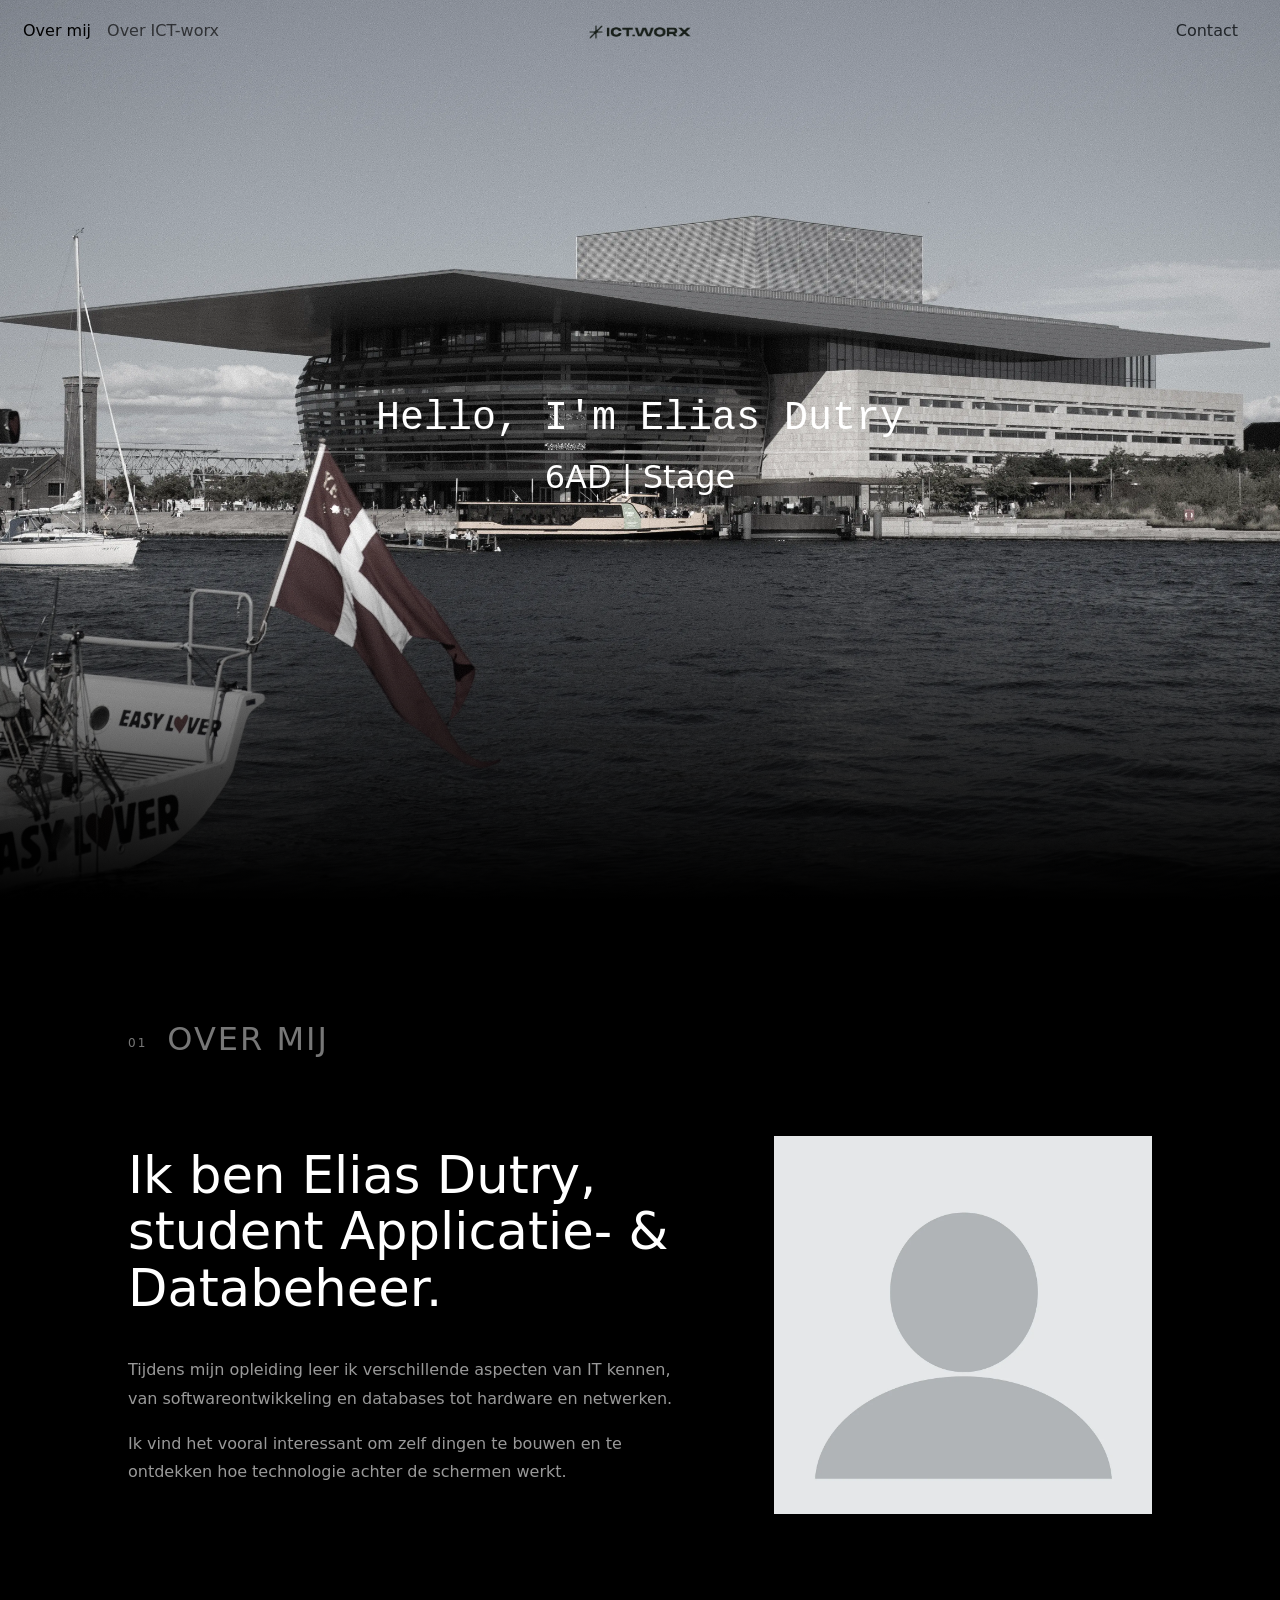
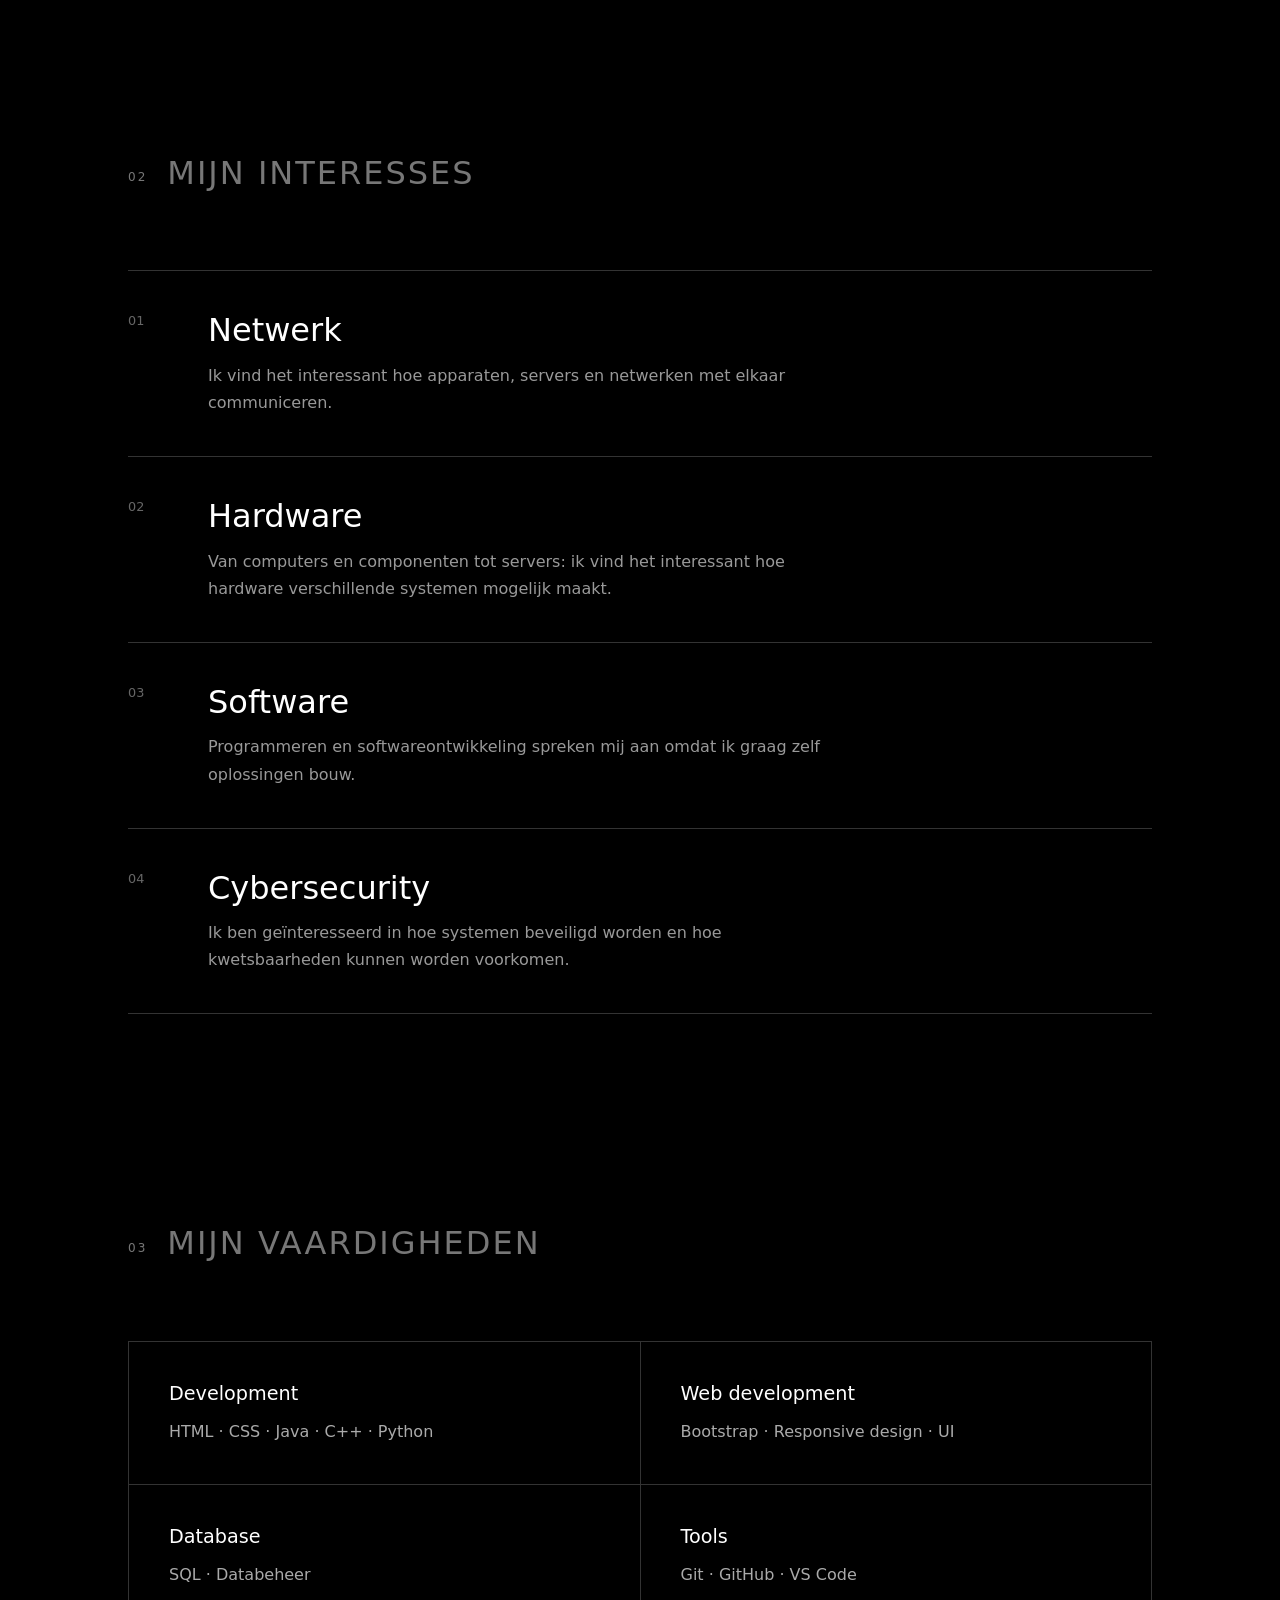
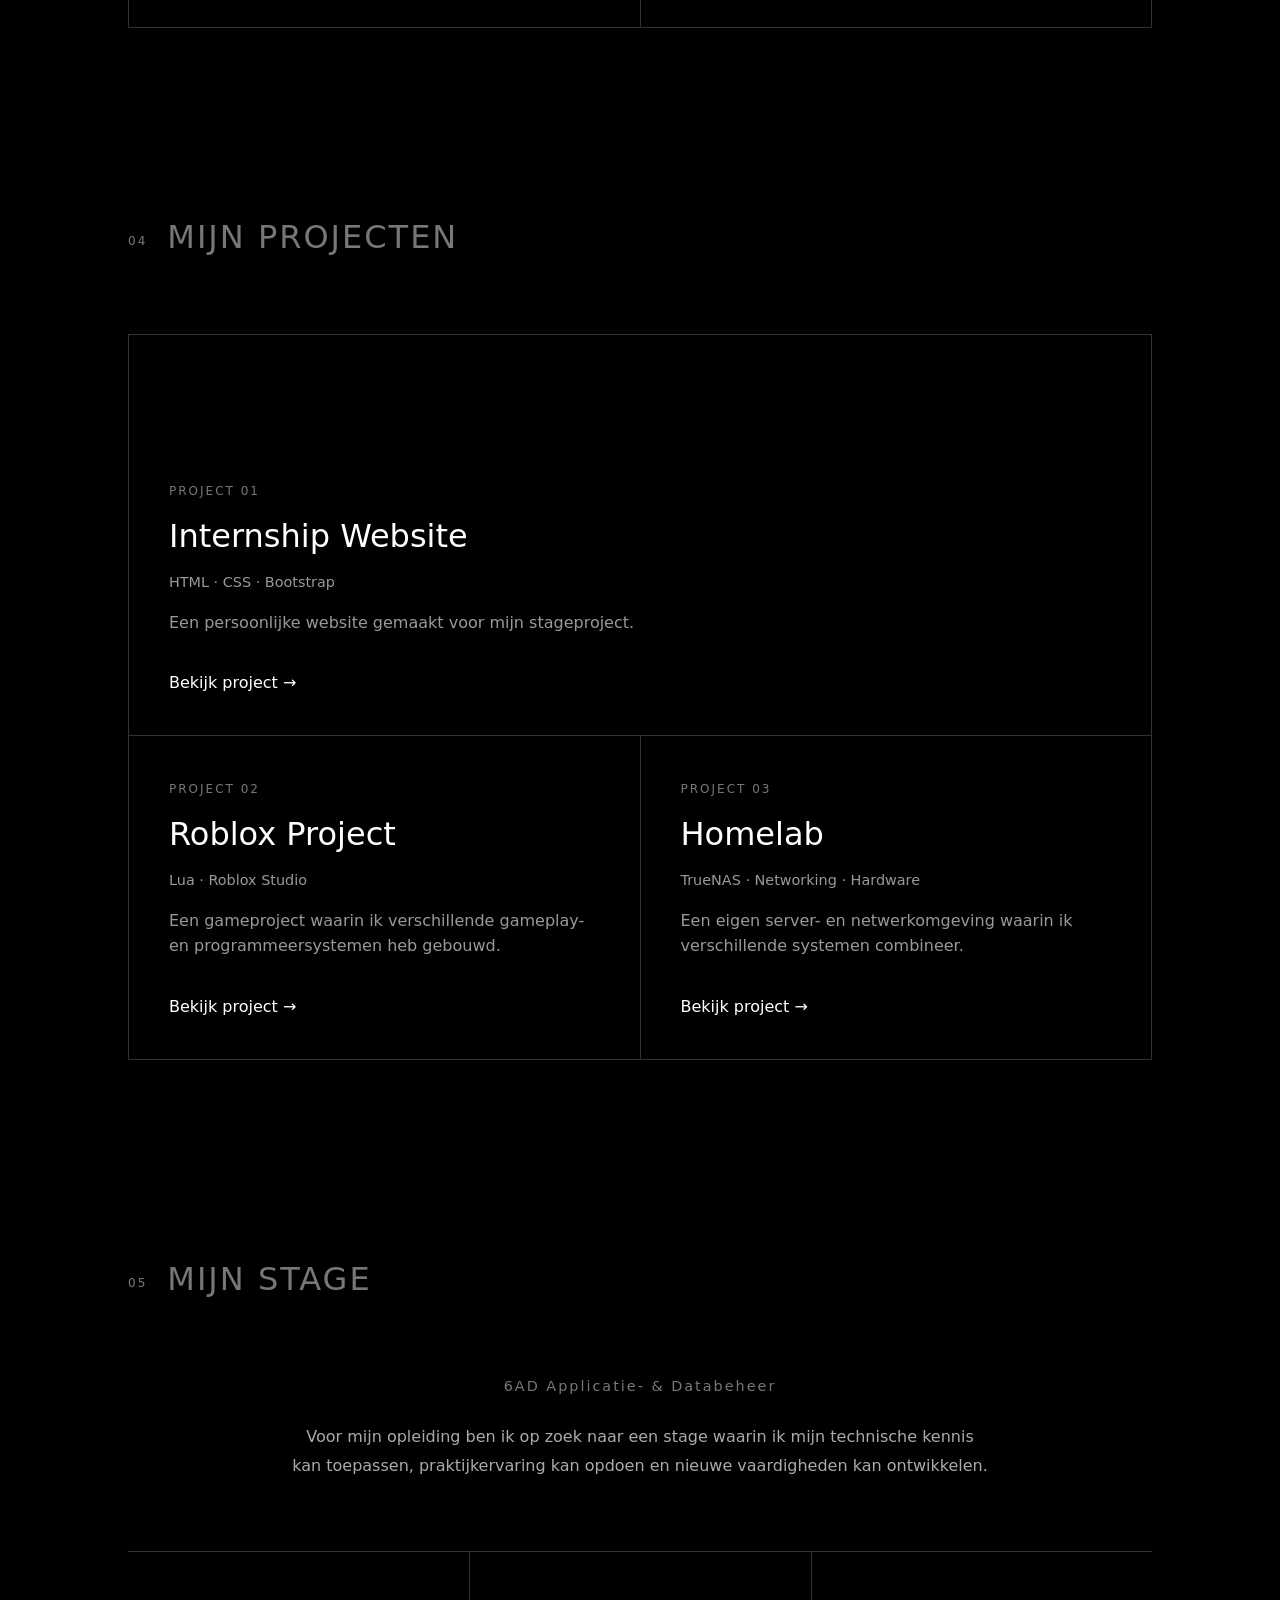
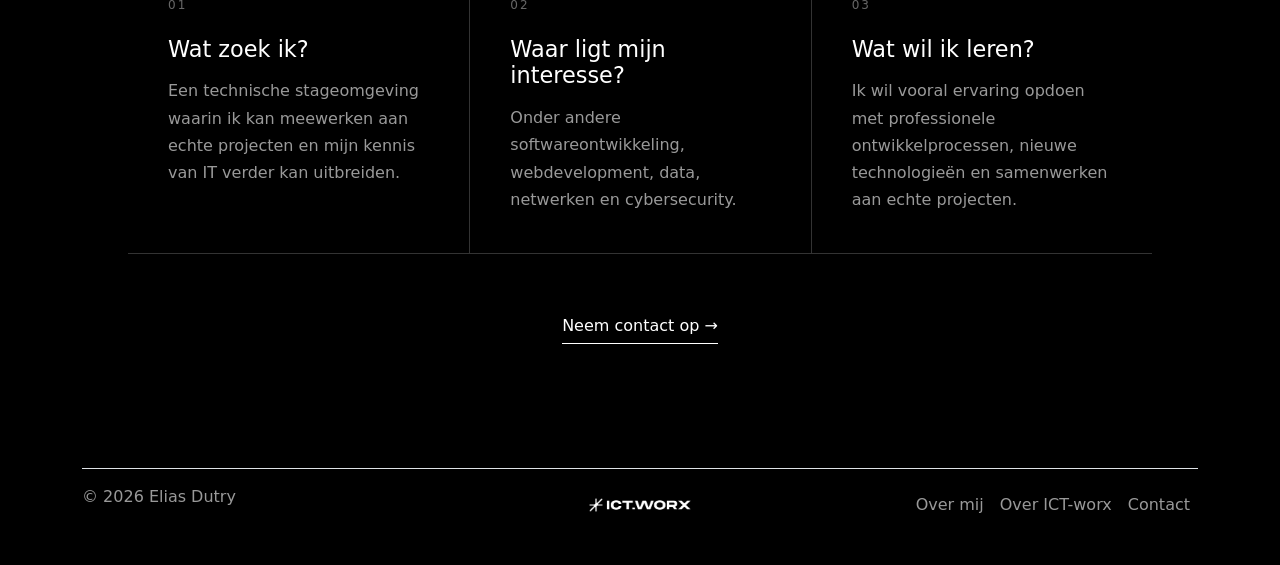
<file: index.html>
<!DOCTYPE html>
<html lang="nl">

<head>
    <meta charset="UTF-8">
    <meta name="viewport" content="width=device-width, initial-scale=1.0">
    <title>Over mij | Elias Dutry</title>

    <!-- Bootstrap referance -->
    <script src="https://cdn.jsdelivr.net/npm/bootstrap@5.3.8/dist/js/bootstrap.bundle.min.js"></script>
    <link href="https://cdn.jsdelivr.net/npm/bootstrap@5.3.8/dist/css/bootstrap.min.css" rel="stylesheet">
    <!--External CSS Stylesheet-->
    <link href="css/style.css" rel="stylesheet">
    <link href="css/style-index.css" rel="stylesheet">
</head>

<body>
    <div id="navbar"></div>

    <main>
        <section id="hero">
            <div class="px-4 py-5 text-center hero">
                <h1>Hello, I'm Elias Dutry</h1>
                <hr>
                <h2>6AD | Stage</h2>
            </div>
        </section>

        <section class="about">

            <div class="section-label">
                <span>01</span>
                <span>
                    <h2>OVER MIJ</h2>
                </span>
            </div>

            <div class="about-grid">

                <div class="about-text">

                    <h2>
                        Ik ben Elias Dutry,
                        student Applicatie- & Databeheer.
                    </h2>

                    <p>
                        Tijdens mijn opleiding leer ik verschillende aspecten
                        van IT kennen, van softwareontwikkeling en databases
                        tot hardware en netwerken.
                    </p>

                    <p>
                        Ik vind het vooral interessant om zelf dingen te bouwen
                        en te ontdekken hoe technologie achter de schermen werkt.
                    </p>

                </div>

                <div class="about-image">
                    <img src="afbeeldingen/image.png" alt="Foto van Elias">
                </div>

            </div>

        </section>

        <section class="interests">

            <div class="section-label">
                <span>02</span>
                <span>
                    <h2>MIJN INTERESSES</h2>
                </span>
            </div>

            <div class="interest-list">

                <article class="interest-item">
                    <span class="interest-number">01</span>

                    <div>
                        <h3>Netwerk</h3>
                        <p>
                            Ik vind het interessant hoe apparaten, servers
                            en netwerken met elkaar communiceren.
                        </p>
                    </div>
                </article>

                <article class="interest-item">
                    <span class="interest-number">02</span>

                    <div>
                        <h3>Hardware</h3>
                        <p>
                            Van computers en componenten tot servers:
                            ik vind het interessant hoe hardware
                            verschillende systemen mogelijk maakt.
                        </p>
                    </div>
                </article>

                <article class="interest-item">
                    <span class="interest-number">03</span>

                    <div>
                        <h3>Software</h3>
                        <p>
                            Programmeren en softwareontwikkeling spreken
                            mij aan omdat ik graag zelf oplossingen bouw.
                        </p>
                    </div>
                </article>

                <article class="interest-item">
                    <span class="interest-number">04</span>

                    <div>
                        <h3>Cybersecurity</h3>
                        <p>
                            Ik ben geïnteresseerd in hoe systemen beveiligd
                            worden en hoe kwetsbaarheden kunnen worden voorkomen.
                        </p>
                    </div>
                </article>

            </div>

        </section>

        <section class="skills">

            <div class="section-label">
                <span>03</span>
                <span>
                    <h2>MIJN VAARDIGHEDEN</h2>
                </span>
            </div>

            <div class="skills-grid">

                <div class="skill">
                    <h3>Development</h3>
                    <p>HTML · CSS · Java · C++ · Python</p>
                </div>

                <div class="skill">
                    <h3>Web development</h3>
                    <p>Bootstrap · Responsive design · UI</p>
                </div>

                <div class="skill">
                    <h3>Database</h3>
                    <p>SQL · Databeheer</p>
                </div>

                <div class="skill">
                    <h3>Tools</h3>
                    <p>Git · GitHub · VS Code</p>
                </div>

            </div>

        </section>

        <section class="projects">

            <div class="section-label">
                <span>04</span>
                <span>
                    <h2>MIJN PROJECTEN</h2>
                </span>
            </div>

            <div class="projects-grid">

                <article class="project project-large">
                    <div class="project-content">

                        <span class="project-number">PROJECT 01</span>

                        <h3>Internship Website</h3>

                        <p class="project-tech">
                            HTML · CSS · Bootstrap
                        </p>

                        <p>
                            Een persoonlijke website gemaakt voor mijn
                            stageproject.
                        </p>

                        <a href="https://github.com/sipfazant/internship">Bekijk project →</a>

                    </div>
                </article>


                <article class="project">
                    <div class="project-content">

                        <span class="project-number">PROJECT 02</span>

                        <h3>Roblox Project</h3>

                        <p class="project-tech">
                            Lua · Roblox Studio
                        </p>

                        <p>
                            Een gameproject waarin ik verschillende
                            gameplay- en programmeersystemen heb gebouwd.
                        </p>

                        <a href="#">Bekijk project →</a>

                    </div>
                </article>


                <article class="project">
                    <div class="project-content">

                        <span class="project-number">PROJECT 03</span>

                        <h3>Homelab</h3>

                        <p class="project-tech">
                            TrueNAS · Networking · Hardware
                        </p>

                        <p>
                            Een eigen server- en netwerkomgeving waarin
                            ik verschillende systemen combineer.
                        </p>

                        <a href="#">Bekijk project →</a>

                    </div>
                </article>

            </div>

        </section>

        <section class="internship">

            <div class="section-label">
                <span>05</span>
                <span>
                    <h2>MIJN STAGE</h2>
                </span>
            </div>

            <div class="internship-intro">
                <p class="internship-subtitle">
                    6AD Applicatie- & Databeheer
                </p>

                <p>
                    Voor mijn opleiding ben ik op zoek naar een stage
                    waarin ik mijn technische kennis kan toepassen,
                    praktijkervaring kan opdoen en nieuwe vaardigheden
                    kan ontwikkelen.
                </p>
            </div>


            <div class="internship-grid">

                <div class="internship-item">
                    <span>01</span>
                    <h3>Wat zoek ik?</h3>

                    <p>
                        Een technische stageomgeving waarin ik kan
                        meewerken aan echte projecten en mijn kennis
                        van IT verder kan uitbreiden.
                    </p>
                </div>


                <div class="internship-item">
                    <span>02</span>
                    <h3>Waar ligt mijn interesse?</h3>

                    <p>
                        Onder andere softwareontwikkeling, webdevelopment,
                        data, netwerken en cybersecurity.
                    </p>
                </div>


                <div class="internship-item">
                    <span>03</span>
                    <h3>Wat wil ik leren?</h3>

                    <p>
                        Ik wil vooral ervaring opdoen met professionele
                        ontwikkelprocessen, nieuwe technologieën en
                        samenwerken aan echte projecten.
                    </p>
                </div>

            </div>


            <div class="internship-contact">
                <a href="contact.html">
                    Neem contact op →
                </a>
            </div>

        </section>
    </main>

    <div id="footer"></div>

    <script src="js/components.js"></script>
</body>

</html>
</file>
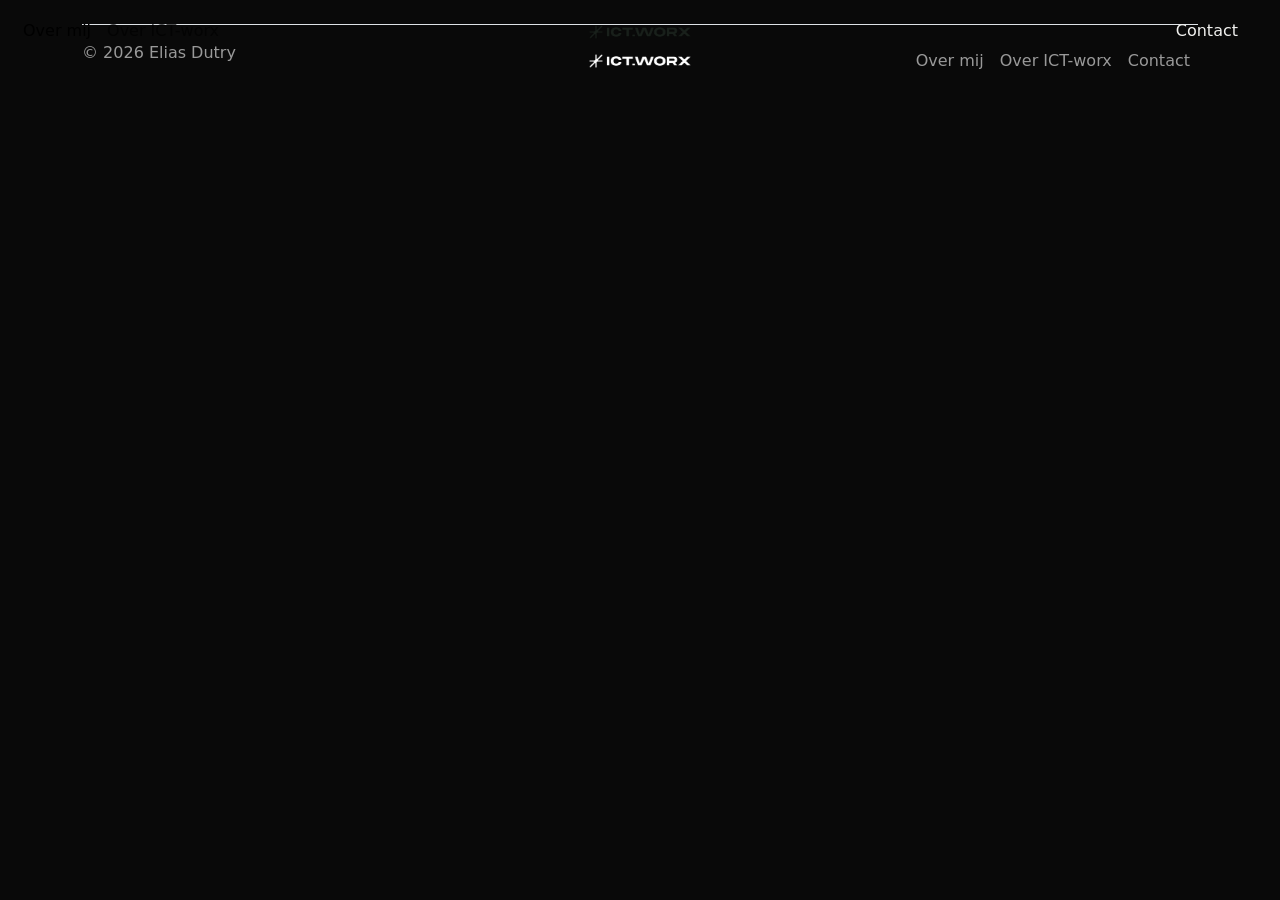
<file: Bedrijf.html>
<!DOCTYPE html>
<html lang="nl">
<head>
    <meta charset="UTF-8">
    <meta name="viewport" content="width=device-width, initial-scale=1.0">
    <title>Over ICT-worx</title>

    <!-- Bootstrap referance -->
    <script src="https://cdn.jsdelivr.net/npm/bootstrap@5.3.8/dist/js/bootstrap.bundle.min.js"></script>
    <link href="https://cdn.jsdelivr.net/npm/bootstrap@5.3.8/dist/css/bootstrap.min.css" rel="stylesheet">
    <!--External CSS Stylesheet-->
    <link href="css/style.css" rel="stylesheet">
    <link href="css/style-bedrijf.css" rel="stylesheet">
</head>
<body>
    <div id="navbar"></div>

    <main>

    </main>

    <div id="footer"></div>

    <script src="js/components.js"></script>
</body>
</html>
</file>
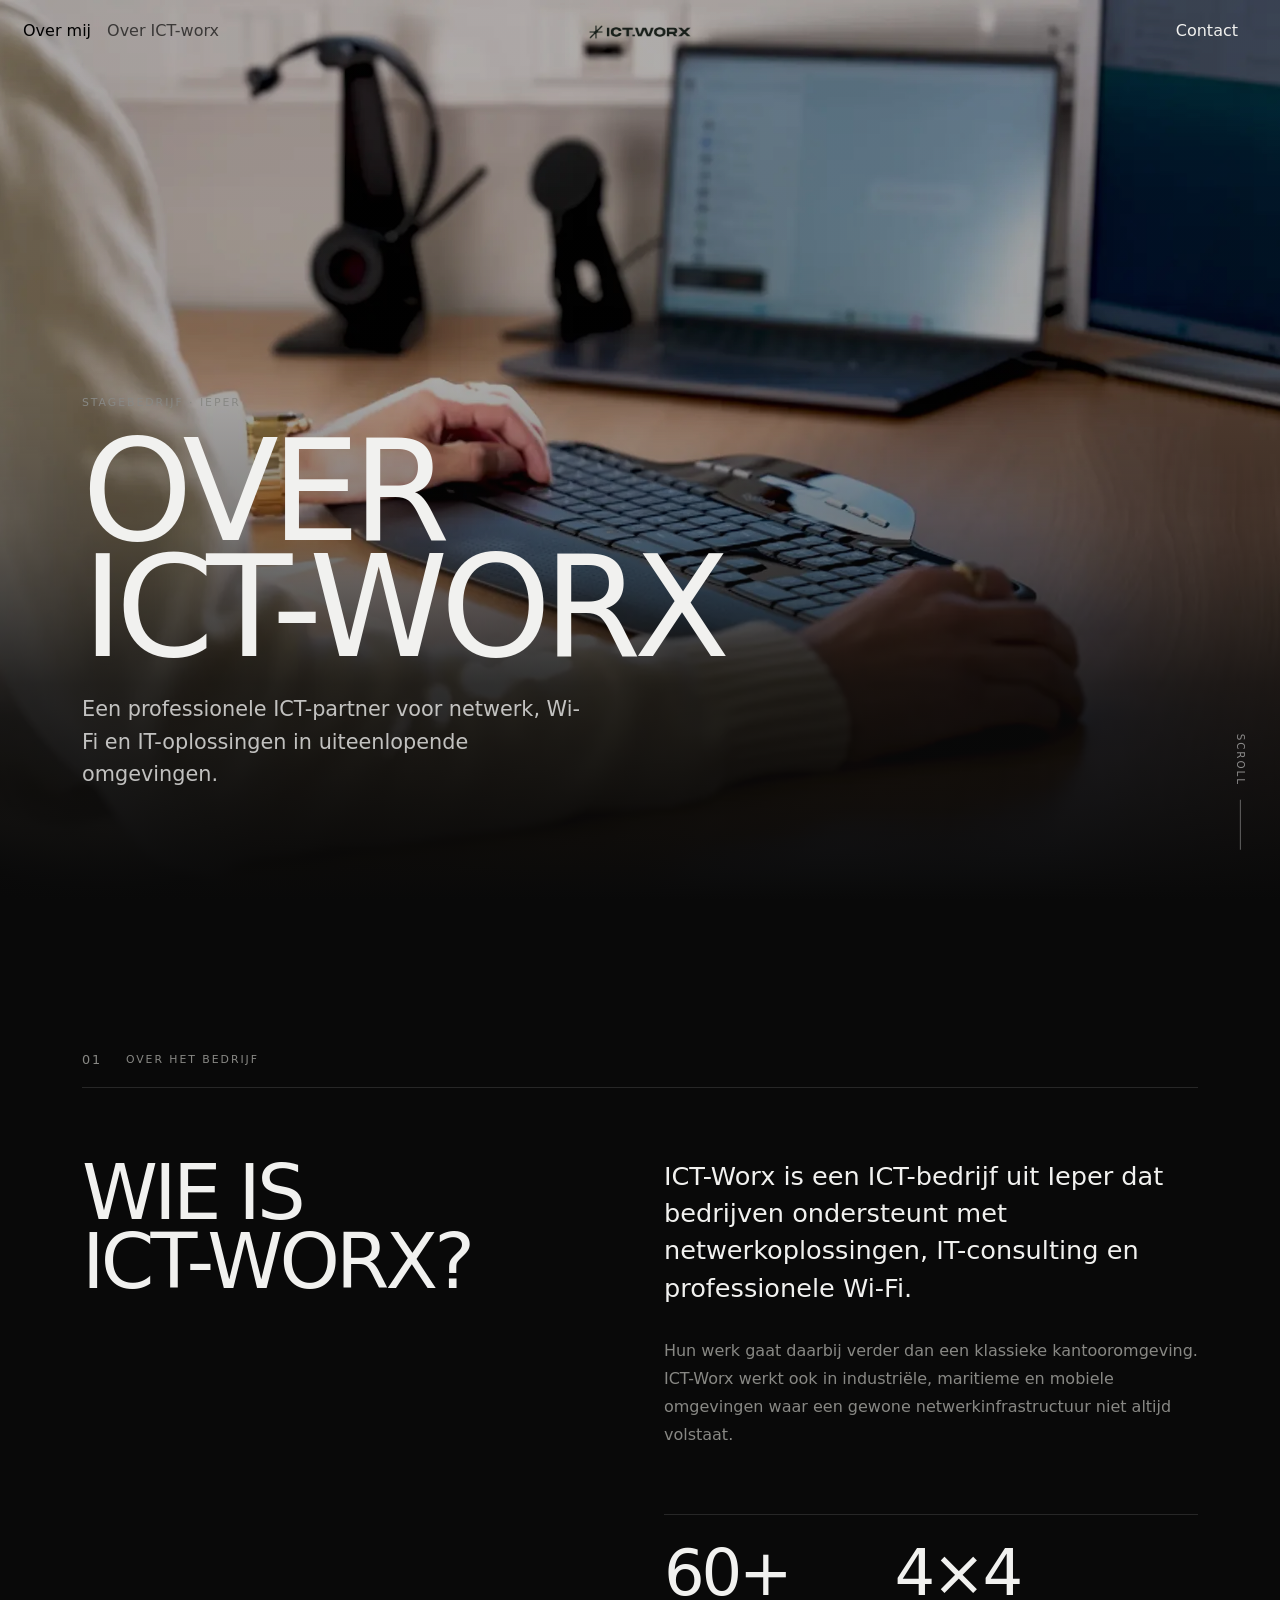
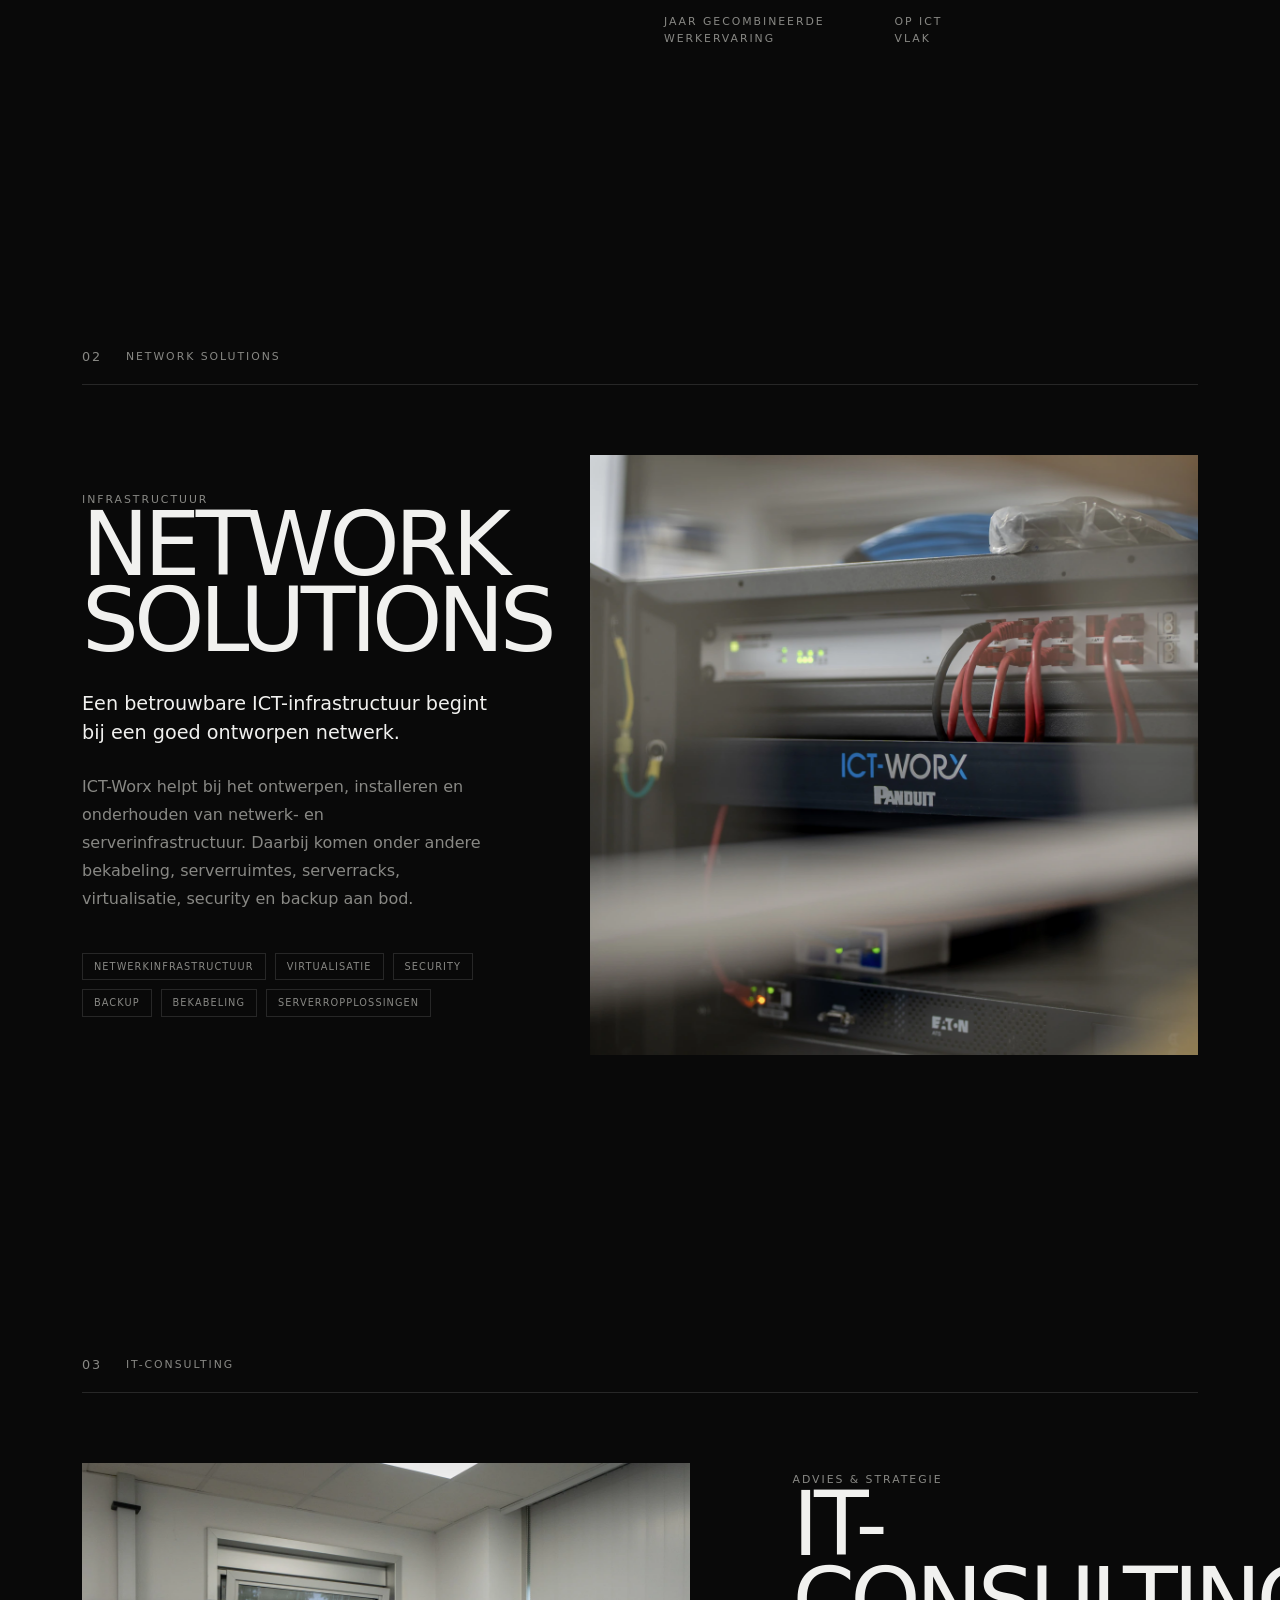
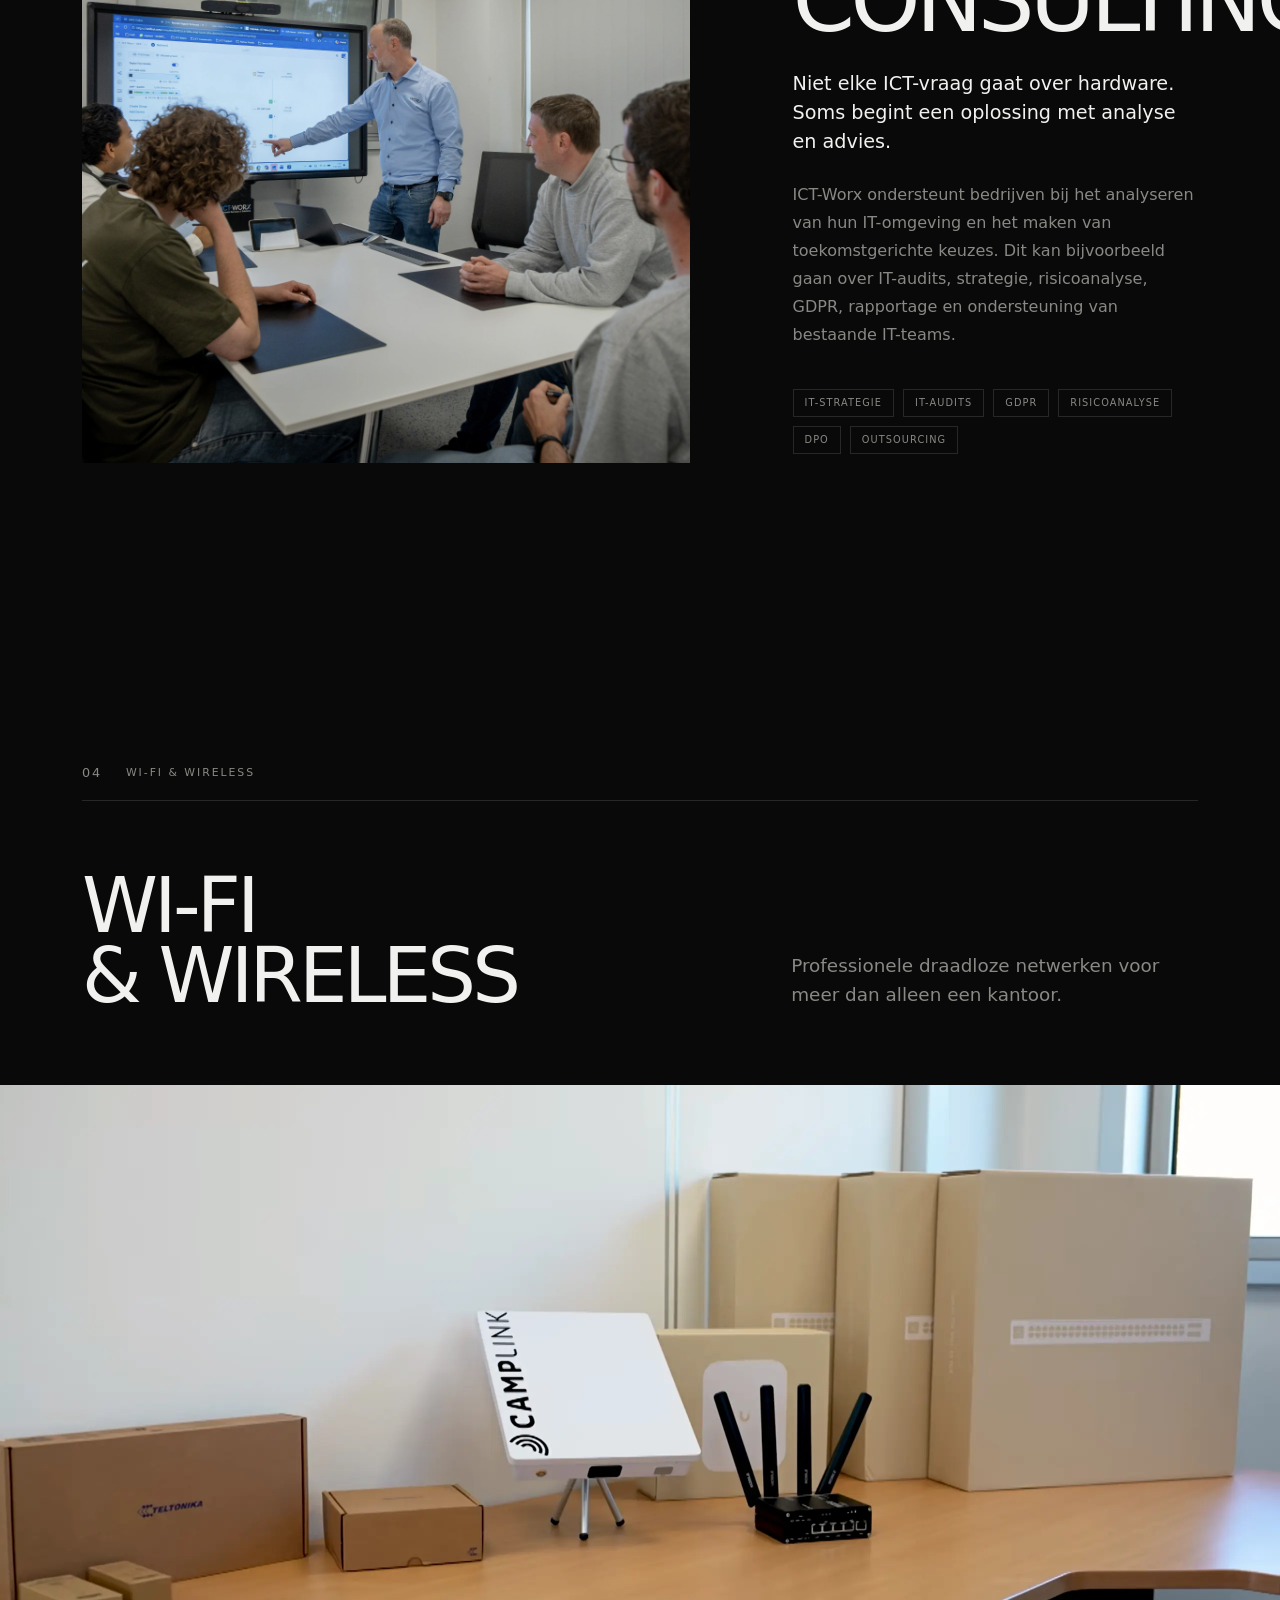
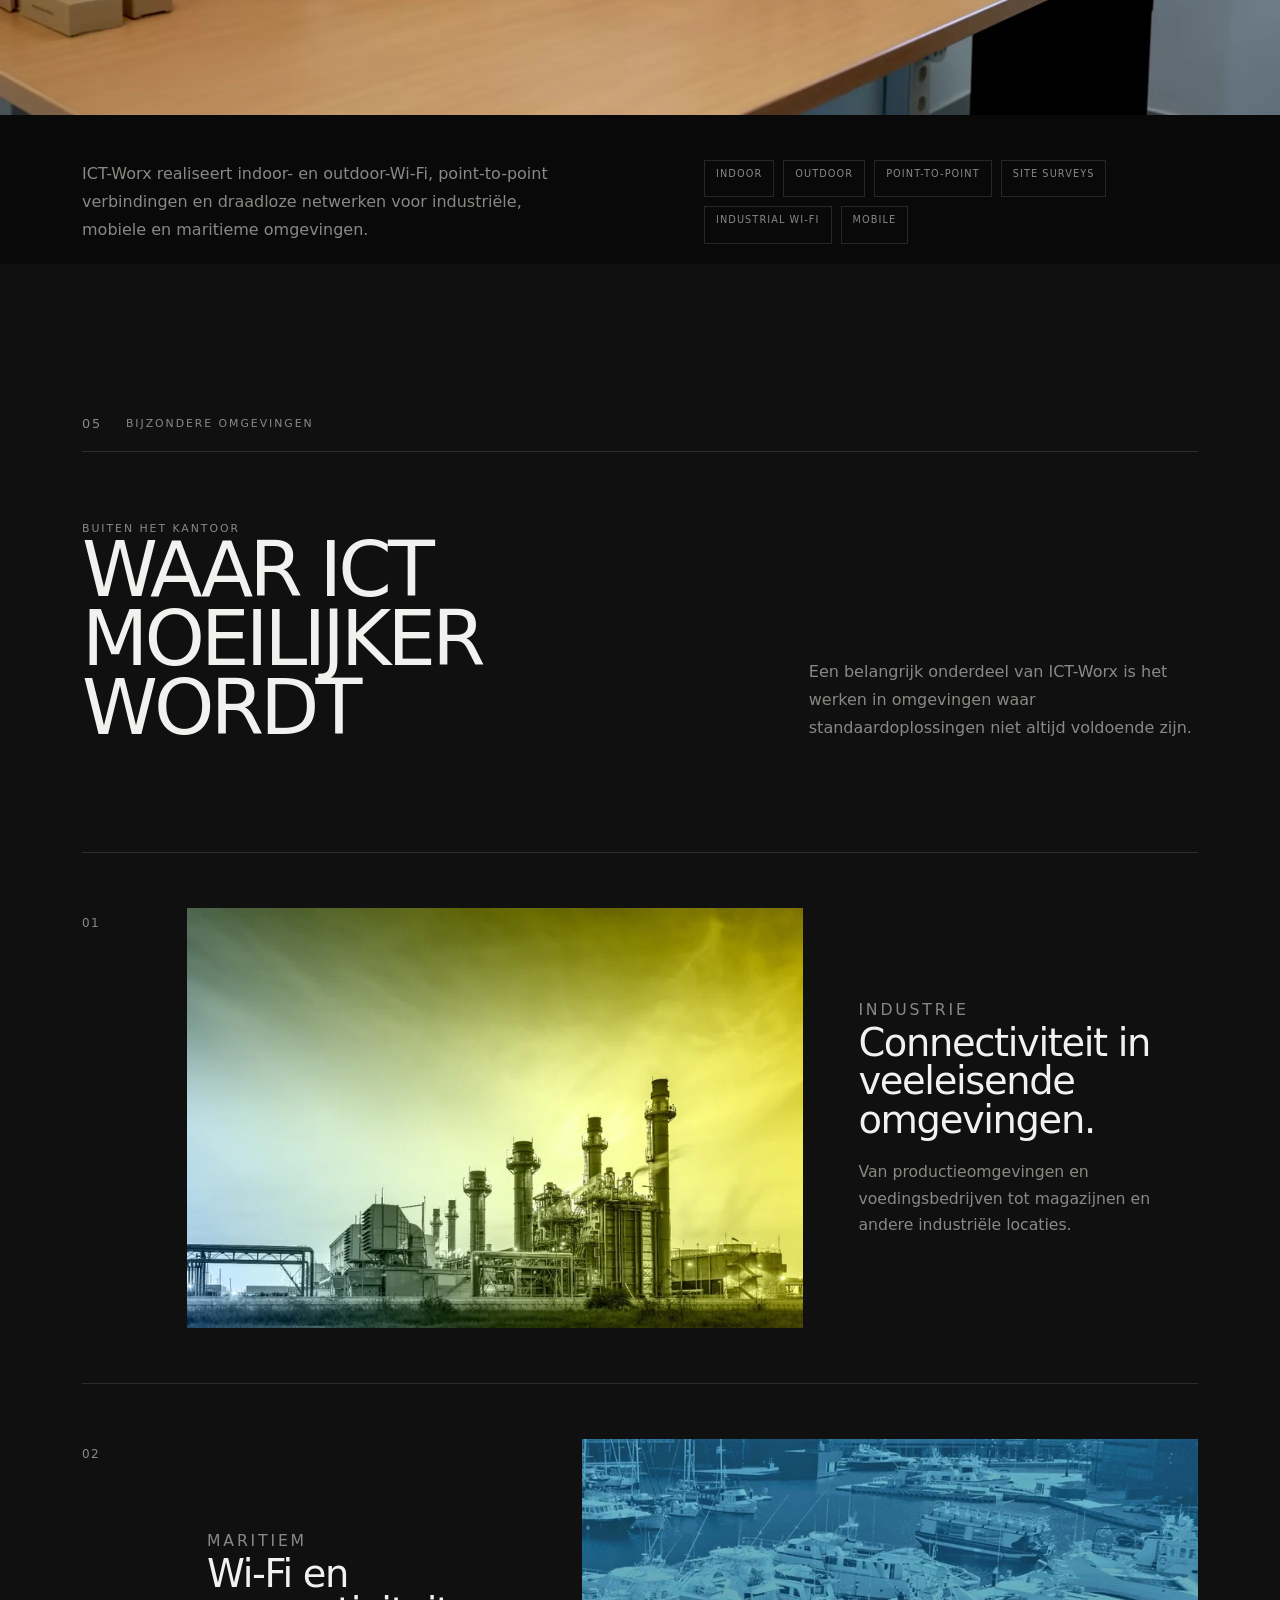
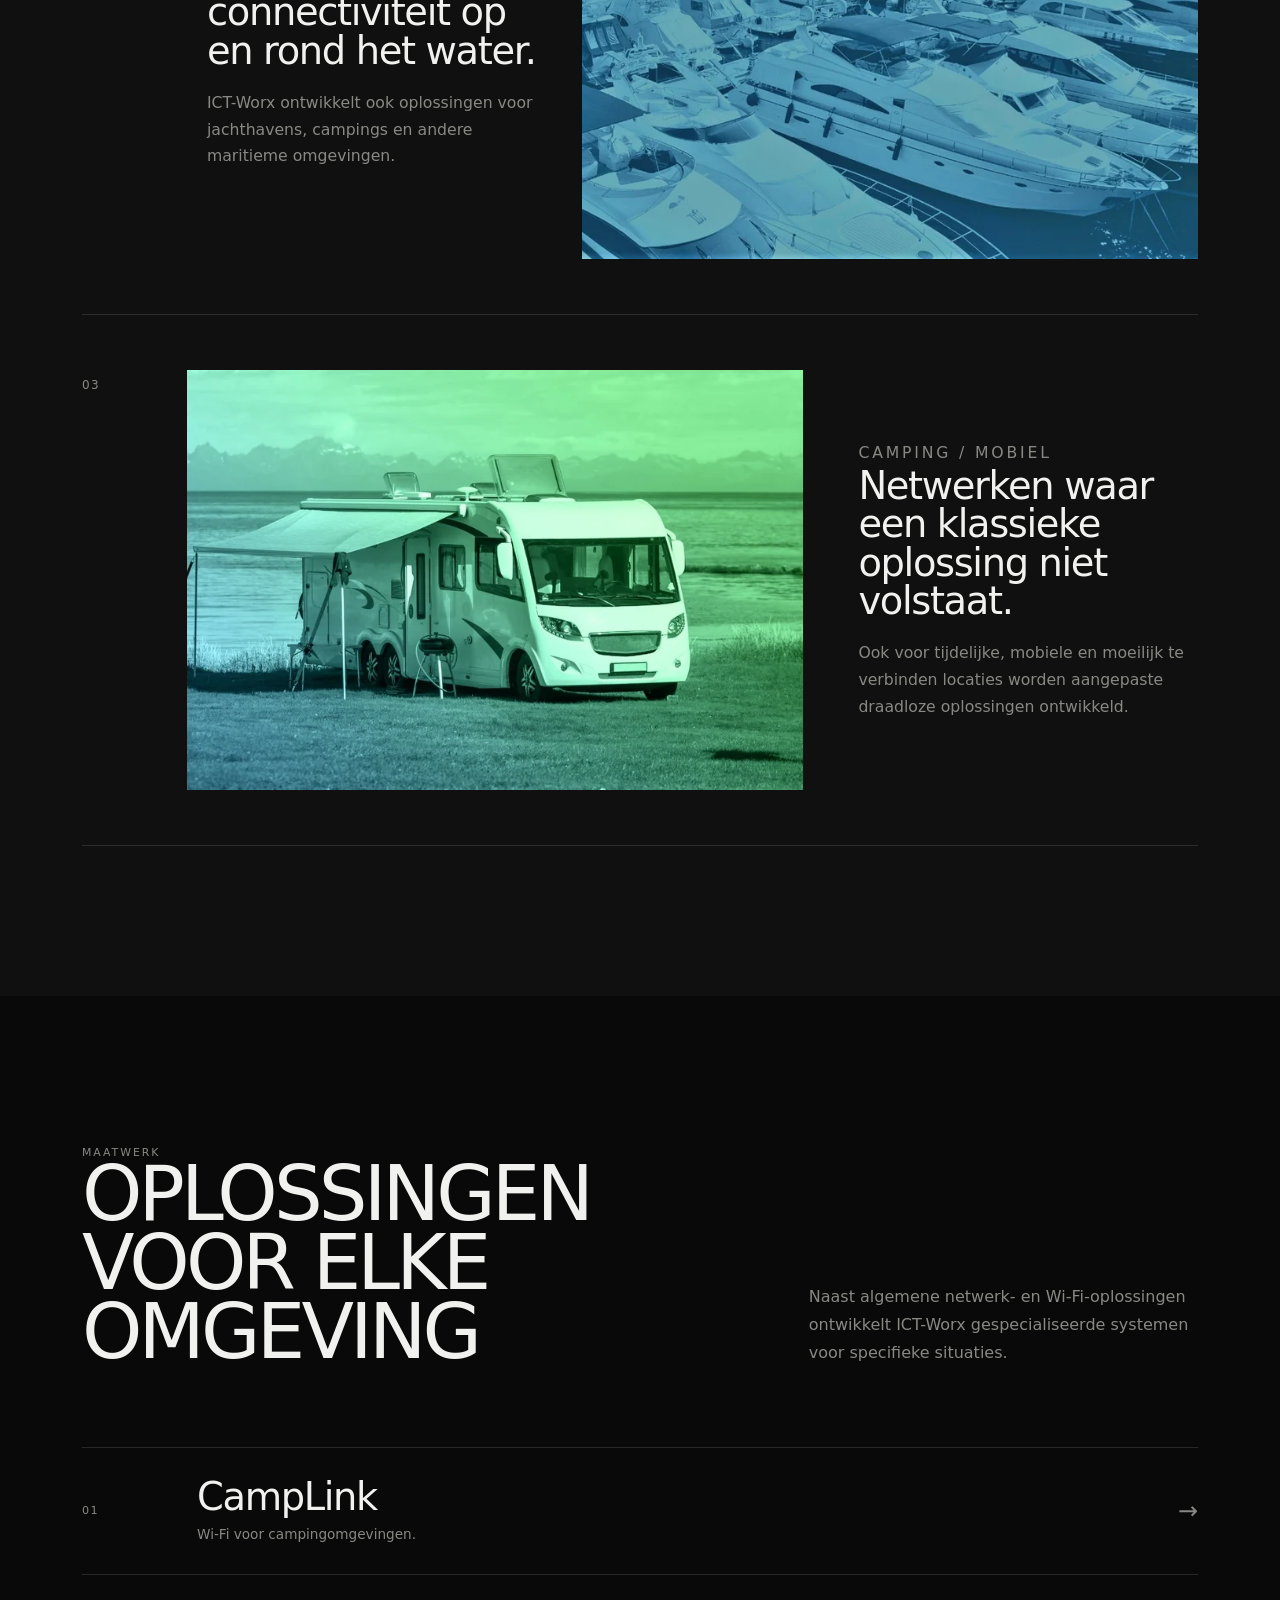
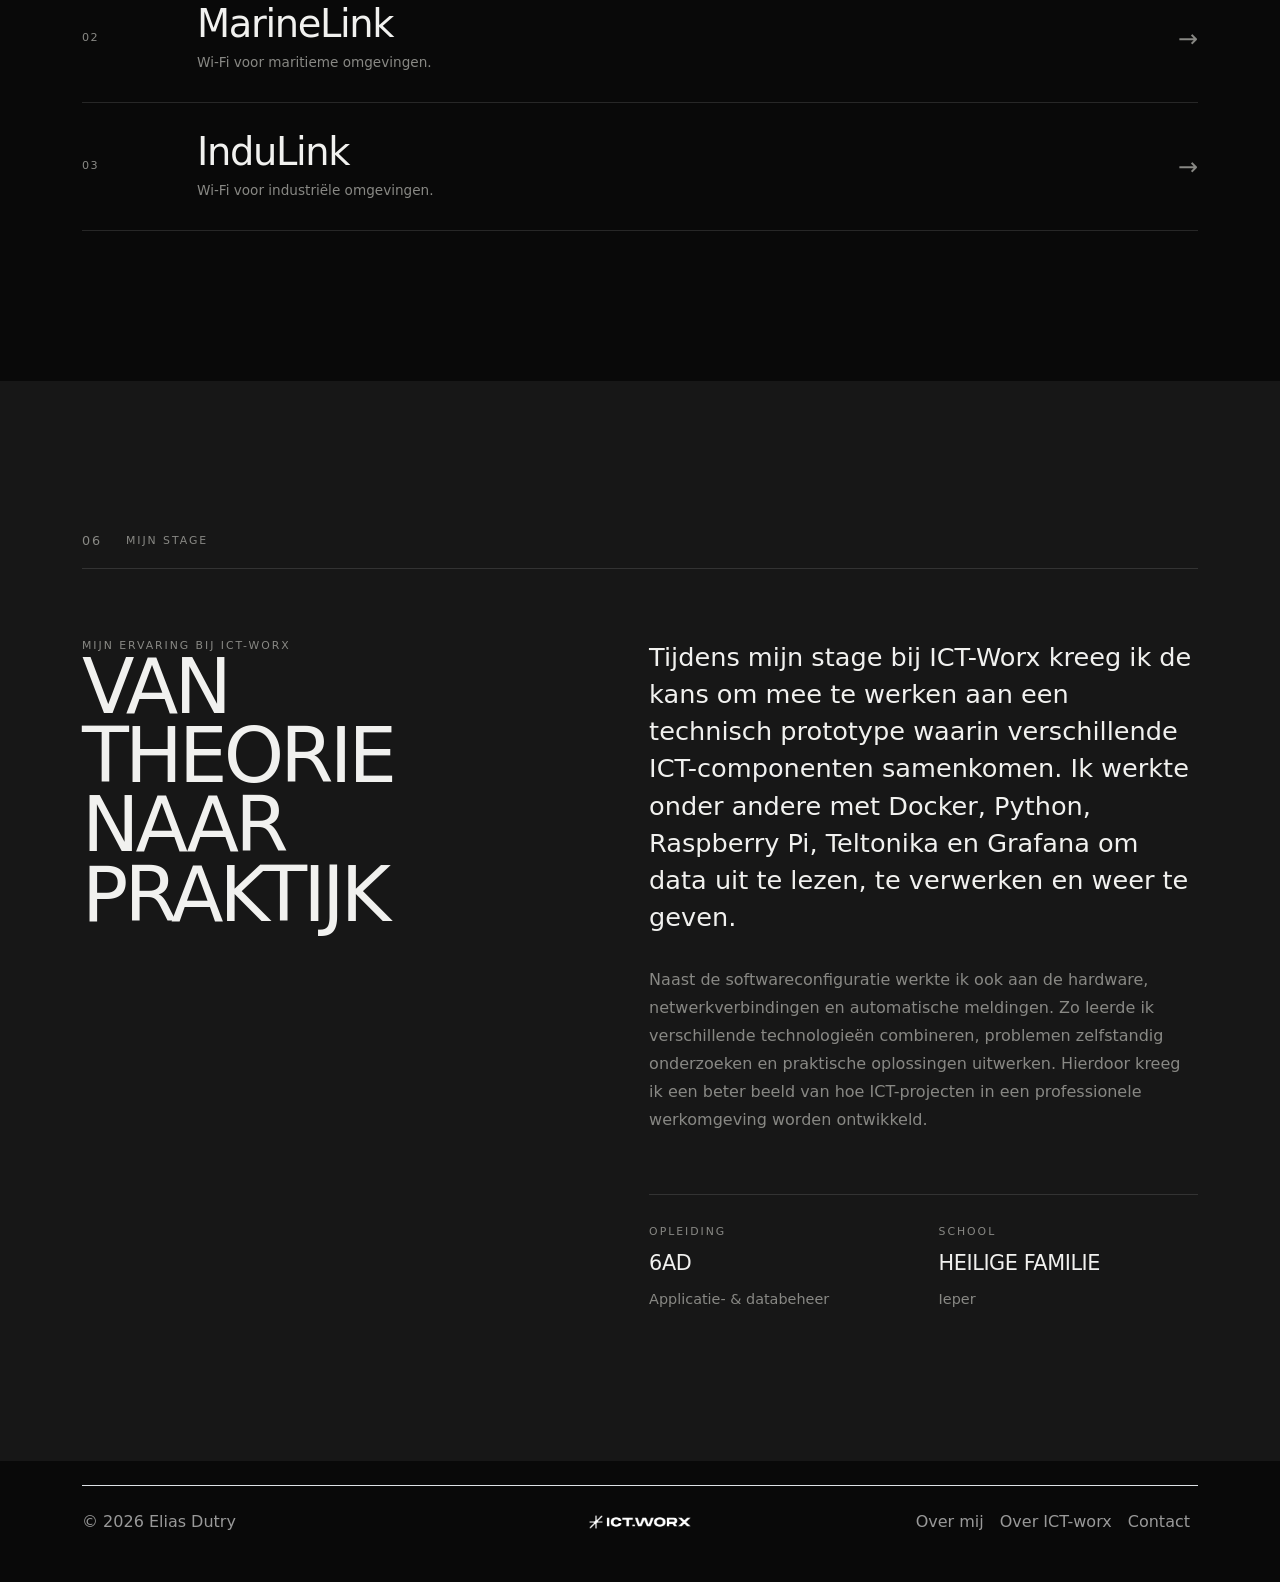
<file: bedrijf.html>
<!DOCTYPE html>
<html lang="nl">

<head>
    <meta charset="UTF-8">
    <meta name="viewport" content="width=device-width, initial-scale=1.0">

    <title>Over ICT-Worx | Elias Dutry</title>

    <!-- Bootstrap 5.3.8 -->
    <link href="https://cdn.jsdelivr.net/npm/bootstrap@5.3.8/dist/css/bootstrap.min.css" rel="stylesheet">

    <!-- Algemene website CSS -->
    <link rel="stylesheet" href="css/style.css">

    <!-- CSS specifiek voor deze pagina -->
    <link rel="stylesheet" href="css/style-bedrijf.css">
    
</head>

<body class="dark-page">
    <div id="navbar"></div>
    
    <main class="bedrijf-page">

        <!--HERO-->
        <section class="bedrijf-hero">

            <div class="bedrijf-hero-image">
                <img src="afbeeldingen/hero-image-bedrijf.webp" alt="ICT-Worx">
            </div>

            <div class="bedrijf-hero-content container">
                <p class="eyebrow">STAGEBEDRIJF · IEPER</p>

                <h1>
                    OVER<br>
                    ICT-WORX
                </h1>

                <p class="hero-intro">
                    Een professionele ICT-partner voor netwerk,
                    Wi-Fi en IT-oplossingen in uiteenlopende omgevingen.
                </p>
            </div>

            <div class="hero-scroll">
                <span>SCROLL</span>
                <span class="hero-scroll-line"></span>
            </div>

        </section>

        <!--01 — WIE IS ICT-WORX?-->
        <section class="bedrijf-section bedrijf-intro-section">

            <div class="container">

                <div class="section-topline">
                    <span class="section-number">01</span>
                    <span class="section-label">OVER HET BEDRIJF</span>
                </div>

                <div class="intro-layout">

                    <div class="intro-title">
                        <h2>
                            WIE IS<br>
                            ICT-WORX?
                        </h2>
                    </div>

                    <div class="intro-content">
                        <p class="lead-text">
                            ICT-Worx is een ICT-bedrijf uit Ieper dat bedrijven
                            ondersteunt met netwerkoplossingen, IT-consulting
                            en professionele Wi-Fi.
                        </p>

                        <p>
                            Hun werk gaat daarbij verder dan een klassieke
                            kantooromgeving. ICT-Worx werkt ook in industriële,
                            maritieme en mobiele omgevingen waar een gewone
                            netwerkinfrastructuur niet altijd volstaat.
                        </p>

                        <div class="intro-stats">

                            <div class="intro-stat">
                                <strong>60+</strong>
                                <span>JAAR GECOMBINEERDE<br>WERKERVARING</span>
                            </div>

                            <div class="intro-stat">
                                <strong>4×4</strong>
                                <span>OP ICT<br>VLAK</span>
                            </div>

                        </div>
                    </div>

                </div>

            </div>

        </section>

        <!--02 — NETWORK SOLUTIONS-->
        <section class="bedrijf-section service-section">

            <div class="container">

                <div class="section-topline">
                    <span class="section-number">02</span>
                    <span class="section-label">NETWORK SOLUTIONS</span>
                </div>

                <div class="service-layout service-layout-image-right">

                    <div class="service-copy">

                        <p class="service-kicker">INFRASTRUCTUUR</p>

                        <h2>
                            NETWORK<br>
                            SOLUTIONS
                        </h2>

                        <p class="service-lead">
                            Een betrouwbare ICT-infrastructuur begint
                            bij een goed ontworpen netwerk.
                        </p>

                        <p>
                            ICT-Worx helpt bij het ontwerpen, installeren
                            en onderhouden van netwerk- en
                            serverinfrastructuur. Daarbij komen onder andere
                            bekabeling, serverruimtes, serverracks,
                            virtualisatie, security en backup aan bod.
                        </p>

                        <div class="service-tags">
                            <span>NETWERKINFRASTRUCTUUR</span>
                            <span>VIRTUALISATIE</span>
                            <span>SECURITY</span>
                            <span>BACKUP</span>
                            <span>BEKABELING</span>
                            <span>SERVERROPPLOSSINGEN</span>
                        </div>

                    </div>

                    <div class="service-image image-large">
                        <img src="afbeeldingen/ict-worx/ict-worx-network.webp"
                            alt="Netwerk- en serverinfrastructuur bij ICT-Worx" loading="lazy">
                    </div>

                </div>

            </div>

        </section>

        <!--03 — IT CONSULTING-->
        <section class="bedrijf-section service-section service-section-dark">

            <div class="container">

                <div class="section-topline">
                    <span class="section-number">03</span>
                    <span class="section-label">IT-CONSULTING</span>
                </div>

                <div class="service-layout service-layout-image-left">

                    <div class="service-image image-large">
                        <img src="afbeeldingen/ict-worx/ict-worx-consulting.webp" alt="IT-consulting bij ICT-Worx"
                            loading="lazy">
                    </div>

                    <div class="service-copy">

                        <p class="service-kicker">ADVIES & STRATEGIE</p>

                        <h2>
                            IT-<br>
                            CONSULTING
                        </h2>

                        <p class="service-lead">
                            Niet elke ICT-vraag gaat over hardware.
                            Soms begint een oplossing met analyse en advies.
                        </p>

                        <p>
                            ICT-Worx ondersteunt bedrijven bij het analyseren
                            van hun IT-omgeving en het maken van
                            toekomstgerichte keuzes. Dit kan bijvoorbeeld
                            gaan over IT-audits, strategie, risicoanalyse,
                            GDPR, rapportage en ondersteuning van bestaande
                            IT-teams.
                        </p>

                        <div class="service-tags">
                            <span>IT-STRATEGIE</span>
                            <span>IT-AUDITS</span>
                            <span>GDPR</span>
                            <span>RISICOANALYSE</span>
                            <span>DPO</span>
                            <span>OUTSOURCING</span>
                        </div>

                    </div>

                </div>

            </div>

        </section>

        <!--04 — WIFI & WIRELESS-->
        <section class="bedrijf-section wifi-section">

            <div class="container">

                <div class="section-topline">
                    <span class="section-number">04</span>
                    <span class="section-label">WI-FI & WIRELESS</span>
                </div>

                <div class="wifi-heading">
                    <h2>
                        WI-FI<br>
                        & WIRELESS
                    </h2>

                    <p>
                        Professionele draadloze netwerken voor meer
                        dan alleen een kantoor.
                    </p>
                </div>

            </div>

            <div class="wifi-image-wrapper">
                <img src="afbeeldingen/ict-worx/ict-worx-wifi.webp" alt="Professionele Wi-Fi-installatie" loading="lazy">
            </div>

            <div class="container">

                <div class="wifi-bottom">

                    <p>
                        ICT-Worx realiseert indoor- en outdoor-Wi-Fi,
                        point-to-point verbindingen en draadloze netwerken
                        voor industriële, mobiele en maritieme omgevingen.
                    </p>

                    <div class="wifi-meta">
                        <span>INDOOR</span>
                        <span>OUTDOOR</span>
                        <span>POINT-TO-POINT</span>
                        <span>SITE SURVEYS</span>
                        <span>INDUSTRIAL WI-FI</span>
                        <span>MOBILE</span>
                    </div>

                </div>

            </div>

        </section>

        <!--05 — BUITEN HET KANTOOR-->
        <section class="bedrijf-section environments-section">

            <div class="container">

                <div class="section-topline">
                    <span class="section-number">05</span>
                    <span class="section-label">BIJZONDERE OMGEVINGEN</span>
                </div>

                <div class="environments-heading">

                    <div>
                        <p class="service-kicker">BUITEN HET KANTOOR</p>

                        <h2>
                            WAAR ICT<br>
                            MOEILIJKER WORDT
                        </h2>
                    </div>

                    <p>
                        Een belangrijk onderdeel van ICT-Worx is het werken
                        in omgevingen waar standaardoplossingen niet altijd
                        voldoende zijn.
                    </p>

                </div>


                <!-- INDUSTRIE -->
                <article class="environment-item">

                    <div class="environment-number">01</div>

                    <div class="environment-image">
                        <img src="afbeeldingen/ict-worx/ict-worx-industrie.webp" alt="Industriële omgeving"
                            loading="lazy">
                    </div>

                    <div class="environment-copy">

                        <p class="environment-label">INDUSTRIE</p>

                        <h3>
                            Connectiviteit in
                            veeleisende omgevingen.
                        </h3>

                        <p>
                            Van productieomgevingen en voedingsbedrijven
                            tot magazijnen en andere industriële locaties.
                        </p>

                    </div>

                </article>


                <!-- MARITIEM -->
                <article class="environment-item environment-item-reverse">

                    <div class="environment-number">02</div>

                    <div class="environment-image">
                        <img src="afbeeldingen/ict-worx/ict-worx-marine.webp" alt="Maritieme omgeving" loading="lazy">
                    </div>

                    <div class="environment-copy">

                        <p class="environment-label">MARITIEM</p>

                        <h3>
                            Wi-Fi en connectiviteit
                            op en rond het water.
                        </h3>

                        <p>
                            ICT-Worx ontwikkelt ook oplossingen voor
                            jachthavens, campings en andere maritieme
                            omgevingen.
                        </p>

                    </div>

                </article>


                <!-- CAMPING / MOBIEL -->
                <article class="environment-item">

                    <div class="environment-number">03</div>

                    <div class="environment-image">
                        <img src="afbeeldingen/ict-worx/ict-worx-camping.webp" alt="Camping- en mobiele omgeving"
                            loading="lazy">
                    </div>

                    <div class="environment-copy">

                        <p class="environment-label">CAMPING / MOBIEL</p>

                        <h3>
                            Netwerken waar een
                            klassieke oplossing niet volstaat.
                        </h3>

                        <p>
                            Ook voor tijdelijke, mobiele en moeilijk te
                            verbinden locaties worden aangepaste
                            draadloze oplossingen ontwikkeld.
                        </p>

                    </div>

                </article>

            </div>

        </section>

        <!--05B — MAATWERK-->
        <section class="bedrijf-section custom-section">

            <div class="container">

                <div class="custom-intro">

                    <div>
                        <p class="service-kicker">MAATWERK</p>

                        <h2>
                            OPLOSSINGEN<br>
                            VOOR ELKE OMGEVING
                        </h2>
                    </div>

                    <p>
                        Naast algemene netwerk- en Wi-Fi-oplossingen
                        ontwikkelt ICT-Worx gespecialiseerde systemen
                        voor specifieke situaties.
                    </p>

                </div>


                <div class="custom-solutions">

                    <a href="https://www.ict-worx.com/wifi/links/camplink/" class="custom-solution">

                        <span class="custom-index">01</span>

                        <div>
                            <h3>CampLink</h3>
                            <p>Wi-Fi voor campingomgevingen.</p>
                        </div>

                        <span class="custom-arrow">→</span>

                    </a>


                    <a href="https://www.ict-worx.com/wifi/links/marinelink/" class="custom-solution">

                        <span class="custom-index">02</span>

                        <div>
                            <h3>MarineLink</h3>
                            <p>Wi-Fi voor maritieme omgevingen.</p>
                        </div>

                        <span class="custom-arrow">→</span>

                    </a>


                    <a href="https://www.ict-worx.com/wifi/links/indulink/" class="custom-solution">

                        <span class="custom-index">03</span>

                        <div>
                            <h3>InduLink</h3>
                            <p>Wi-Fi voor industriële omgevingen.</p>
                        </div>

                        <span class="custom-arrow">→</span>

                    </a>

                </div>

            </div>

        </section>

        <!--06 — MIJN STAGE-->
        <section class="bedrijf-section internship-section">

            <div class="container">

                <div class="section-topline">
                    <span class="section-number">06</span>
                    <span class="section-label">MIJN STAGE</span>
                </div>

                <div class="internship-layout">

                    <div class="internship-title">

                        <p class="service-kicker">
                            MIJN ERVARING BIJ ICT-WORX
                        </p>

                        <h2>
                            VAN THEORIE<br>
                            NAAR PRAKTIJK
                        </h2>

                    </div>

                    <div class="internship-copy">

                        <p class="lead-text">
                            Tijdens mijn stage bij ICT-Worx kreeg ik de kans om
                            mee te werken aan een technisch prototype waarin
                            verschillende ICT-componenten samenkomen. Ik werkte
                            onder andere met Docker, Python, Raspberry Pi,
                            Teltonika en Grafana om data uit te lezen, te
                            verwerken en weer te geven.
                        </p>

                        <p>
                            Naast de softwareconfiguratie werkte ik ook aan de
                            hardware, netwerkverbindingen en automatische
                            meldingen. Zo leerde ik verschillende technologieën
                            combineren, problemen zelfstandig onderzoeken en
                            praktische oplossingen uitwerken. Hierdoor kreeg ik
                            een beter beeld van hoe ICT-projecten in een
                            professionele werkomgeving worden ontwikkeld.
                        </p>

                        <div class="internship-info">

                            <div>
                                <span>OPLEIDING</span>
                                <strong>6AD</strong>
                                <p>Applicatie- & databeheer</p>
                            </div>

                            <div>
                                <span>SCHOOL</span>
                                <strong>HEILIGE FAMILIE</strong>
                                <p>Ieper</p>
                            </div>

                        </div>

                    </div>

                </div>

            </div>

        </section>

        </section>
        <div id="footer"></div>

    </main>

    <!-- Bootstrap JS and Componets JS-->
    <script src="https://cdn.jsdelivr.net/npm/bootstrap@5.3.8/dist/js/bootstrap.bundle.min.js"></script>
    <script src="js/components.js"></script>
    
</body>

</html>
</file>
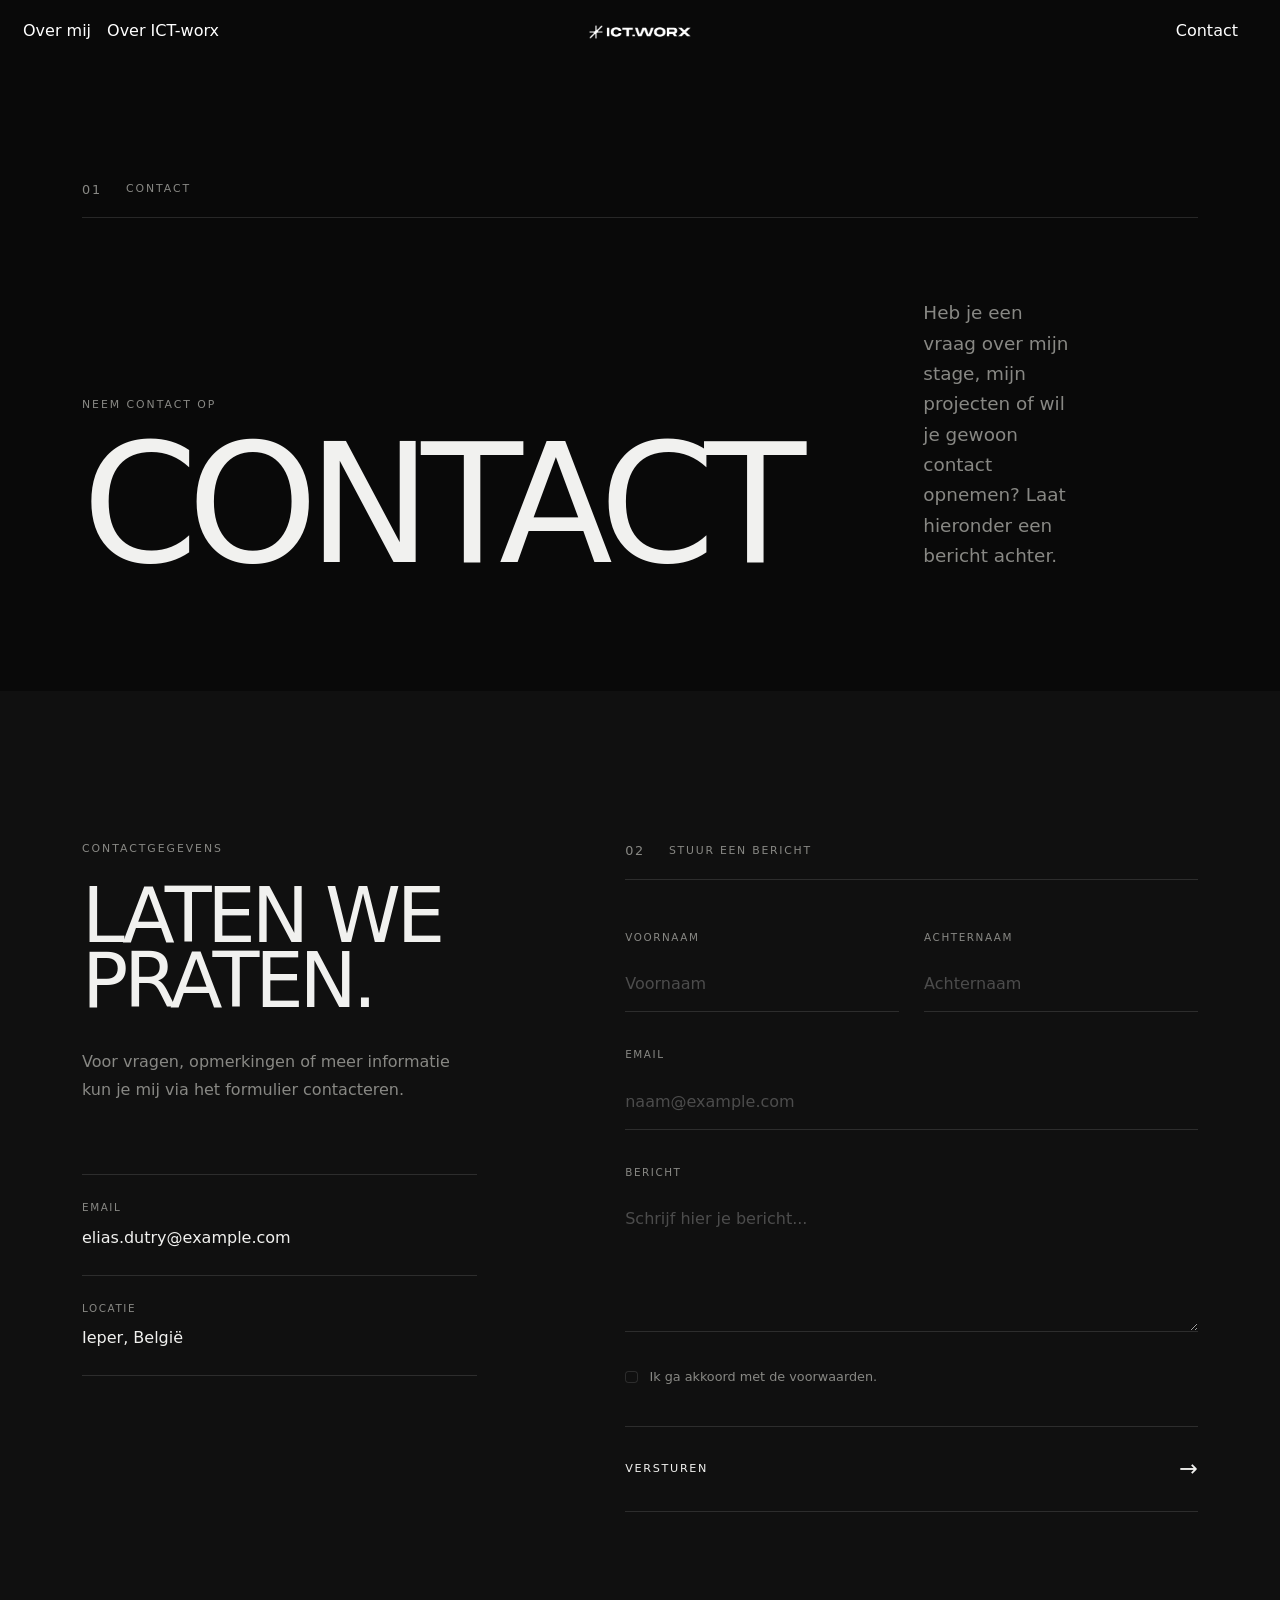
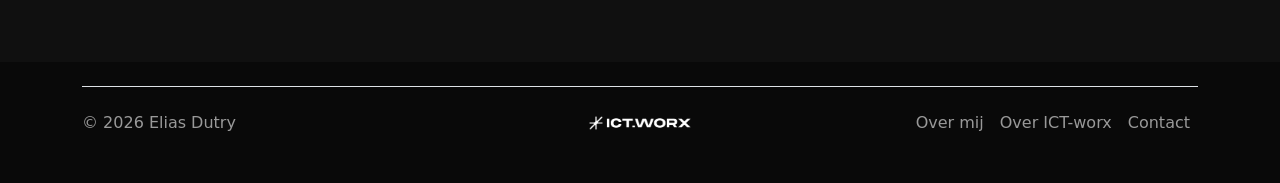
<file: contact.html>
<!DOCTYPE html>
<html lang="nl">

<head>
    <meta charset="UTF-8">
    <meta name="viewport" content="width=device-width, initial-scale=1.0">

    <title>Contact | Elias Dutry</title>

    <!-- Bootstrap 5.3.8 -->
    <link href="https://cdn.jsdelivr.net/npm/bootstrap@5.3.8/dist/css/bootstrap.min.css" rel="stylesheet">

    <!-- Algemene website CSS -->
    <link href="css/style.css" rel="stylesheet">

    <!-- CSS specifiek voor contactpagina -->
    <link href="css/style-contact.css" rel="stylesheet">
</head>

<body class="contact-page">

    <!-- Reusable navbar -->
    <div id="navbar"></div>

    <main>

        <!-- =========================================================
             HERO
        ========================================================== -->
        <section class="contact-hero">

            <div class="container">

                <div class="section-topline">
                    <span class="section-number">01</span>
                    <span class="section-label">CONTACT</span>
                </div>

                <div class="contact-hero-content">

                    <div>
                        <p class="contact-kicker">NEEM CONTACT OP</p>

                        <h1>
                            CONTACT
                        </h1>
                    </div>

                    <p class="contact-intro">
                        Heb je een vraag over mijn stage, mijn projecten
                        of wil je gewoon contact opnemen? Laat hieronder
                        een bericht achter.
                    </p>

                </div>

            </div>

        </section>


        <!-- =========================================================
             CONTACT
        ========================================================== -->
        <section class="contact-section">

            <div class="container">

                <div class="contact-grid">

                    <!-- CONTACT INFORMATION -->
                    <div class="contact-information">

                        <p class="contact-kicker">CONTACTGEGEVENS</p>

                        <h2>
                            LATEN WE<br>
                            PRATEN.
                        </h2>

                        <p class="contact-text">
                            Voor vragen, opmerkingen of meer informatie
                            kun je mij via het formulier contacteren.
                        </p>

                        <div class="contact-details">

                            <div class="contact-detail">
                                <span>EMAIL</span>
                                <a href="mailto:elias.dutry@example.com">
                                    elias.dutry@example.com
                                </a>
                            </div>

                            <div class="contact-detail">
                                <span>LOCATIE</span>
                                <p>Ieper, België</p>
                            </div>

                        </div>

                    </div>


                    <!-- FORM -->
                    <div class="contact-form-wrapper">

                        <div class="form-topline">
                            <span>02</span>
                            <span>STUUR EEN BERICHT</span>
                        </div>

                        <form class="contact-form needs-validation" novalidate>

                            <div class="form-row">

                                <div class="form-field">
                                    <label for="firstName">VOORNAAM</label>

                                    <input
                                        type="text"
                                        id="firstName"
                                        name="firstName"
                                        placeholder="Voornaam"
                                        required
                                    >

                                    <div class="invalid-feedback">
                                        Vul je voornaam in.
                                    </div>
                                </div>

                                <div class="form-field">
                                    <label for="lastName">ACHTERNAAM</label>

                                    <input
                                        type="text"
                                        id="lastName"
                                        name="lastName"
                                        placeholder="Achternaam"
                                        required
                                    >

                                    <div class="invalid-feedback">
                                        Vul je achternaam in.
                                    </div>
                                </div>

                            </div>


                            <div class="form-field">
                                <label for="email">EMAIL</label>

                                <input
                                    type="email"
                                    id="email"
                                    name="email"
                                    placeholder="naam@example.com"
                                    required
                                >

                                <div class="invalid-feedback">
                                    Vul een geldig emailadres in.
                                </div>
                            </div>


                            <div class="form-field">
                                <label for="message">BERICHT</label>

                                <textarea
                                    id="message"
                                    name="message"
                                    placeholder="Schrijf hier je bericht..."
                                    required
                                ></textarea>

                                <div class="invalid-feedback">
                                    Vul een bericht in.
                                </div>
                            </div>


                            <div class="form-check contact-check">

                                <input
                                    class="form-check-input"
                                    type="checkbox"
                                    id="terms"
                                    required
                                >

                                <label for="terms">
                                    Ik ga akkoord met de voorwaarden.
                                </label>

                                <div class="invalid-feedback">
                                    Je moet akkoord gaan voordat je het formulier kunt verzenden.
                                </div>

                            </div>


                            <button type="submit" class="contact-submit">
                                <span>VERSTUREN</span>
                                <span>→</span>
                            </button>

                        </form>

                    </div>

                </div>

            </div>

        </section>

    <!-- Reusable footer -->
    <div id="footer"></div>


    <!-- Bootstrap -->
    <script src="https://cdn.jsdelivr.net/npm/bootstrap@5.3.8/dist/js/bootstrap.bundle.min.js"></script>

    <!-- Components -->
    <script src="js/components.js"></script>

    <!-- Form validation -->
    <script src="js/check.js"></script>

</body>

</html>
</file>
<file: css/style.css>
/*Logo aanpassen voor nav en footer*/
.logo{
    height: 20px;
}
.logo-white {
    display: none;
}
    /*Alles voor de Nav*/
/*Changes some aspects of the main nav bar. Later needed for the logo and contact us*/
.top-row{
    min-height: 45px;
    display: flex;
    align-items: center;
    padding: 0 15px;
}

/*Logo centeren in the navigation bar*/
.logo-center{
    position: absolute;
    left: 50%;
    top: 50%;
    transform: translate(-50%, -50%);
}

.contact-link{
    margin-left: auto;
}

@media (min-width: 768px){
    .top-row{
        min-height: 45px;
    }

    .navbar-collapse{
        position: absolute;
        left: 0;
        top: 50%;
        transform: translateY(-50%);
        padding: 0 15px;
    } 
}
/*Removes border on the hamburger*/
.navbar-toggler, .navbar-toggler:focus{
    border: none;
    box-shadow: none;
}
/*Added padding around the links in the hamburger*/
.navbar .nav-link{
    padding: 7px 15px;
}

/*Changes logo form black to white when going up*/
.navbar.logo-light .logo-black {
    display: none;
}

.navbar.logo-light .logo-white {
    display: block;
}

#navbar {
    position: fixed;
    top: 0;
    left: 0;
    width: 100%;

    z-index: 1000;

    transition: transform 0.3s ease;
}

#navbar.nav-hidden {
    transform: translateY(-100%);
}

.navbar.scrolled .nav-link{
    color: #fff;
}

/* Scrollbar */
html {
    scrollbar-width: none;
}

html::-webkit-scrollbar {
    display: none;
}

/*Footer CSS*/
footer{
    color: #999;
}
footer .nav-link {
    color: #999;
}

footer .nav-link:hover,
footer .nav-link:focus {
    color: #fff;
}
</file>
<file: css/style-index.css>
body{
    background-color: #000;
}
.section-label {
    display: flex;
    gap: 20px;
    align-items: center;

    margin-bottom: 70px;

    color: #777;
    font-size: 0.75rem;
    letter-spacing: 2px;
}
.about,
.interests {
    padding: 120px 10%;
    color: #fff;
}
/* Everything for the Hero section */
#hero {
    color: white;
    /* For background image*/
    background-image: url("../afbeeldingen/background-image.webp");
    background-repeat: no-repeat;
    background-size: cover;
    background-position: center;
    height: 100vh;
    display: flex;
    justify-content: center;    
    align-items: center;
}

#hero::after {
    content: "";
    position: absolute;
    left: 0;
    right: 0;
    bottom: 0;
    height: 40%;
    background: linear-gradient(
        to bottom,
        transparent,
        #000
    );
    pointer-events: none;
}

#hero div {
    width: 70%;
}

.hero h1 {
    font-family: monospace;
}

hr {
    width: calc(100% - 20%);
    display: block;
    height: 5px;
    border: 0;
    border-top: 2px solid white;
    margin: 2px auto;
}

/* Everything for the Over mij section */
.about-grid {
    display: grid;
    grid-template-columns: 1.2fr 0.8fr;
    gap: 80px;
    align-items: center;
}

.about-text h2 {
    max-width: 800px;

    font-size: clamp(2rem, 4vw, 4rem);
    line-height: 1.1;
    font-weight: 400;

    margin-bottom: 40px;
}

.about-text p {
    max-width: 650px;

    color: #999;
    line-height: 1.8;
}

.about-image img {
    width: 100%;
    display: block;
}

/* Everything for the Mijn interesses section */
.interest-list {
    border-top: 1px solid #333;
}

.interest-item {
    display: grid;
    grid-template-columns: 80px 1fr;

    padding: 40px 0;

    border-bottom: 1px solid #333;
}

.interest-number {
    color: #666;
    font-size: 0.8rem;
}

.interest-item h3 {
    font-size: 2rem;
    font-weight: 400;

    margin: 0 0 12px;
}

.interest-item p {
    max-width: 650px;

    color: #999;
    line-height: 1.7;

    margin: 0;
}

@media (max-width: 768px) {

    .about,
    .interests {
        padding: 80px 6%;
    }

    .about-grid {
        grid-template-columns: 1fr;
        gap: 40px;
    }

    .interest-item {
        grid-template-columns: 50px 1fr;
    }

    .interest-item h3 {
        font-size: 1.5rem;
    }
}

/*Everything for the skills section*/
.skills {
    padding: 90px 10%;
    color: #fff;
}

.skills-grid {
    display: grid;
    grid-template-columns: repeat(2, 1fr);
    border-top: 1px solid #333;
    border-left: 1px solid #333;
}

.skill {
    padding: 40px;
    border-right: 1px solid #333;
    border-bottom: 1px solid #333;
}

.skill h3 {
    font-size: 1.2rem;
    margin-bottom: 15px;
}

.skill p {
    color: #aaa;
    margin: 0;
}

/*Everything for the projects section*/
.projects {
    color: #fff;
    padding: 100px 10%;
}

.projects-grid {
    display: grid;
    grid-template-columns: repeat(2, 1fr);
    gap: 1px;
    background-color: #333;
    border: 1px solid #333;
}

.project {
    background-color: #000;
    min-height: 300px;
    padding: 40px;
    display: flex;
    align-items: flex-end;
    transition: background-color 0.3s ease;
}

.project-large {
    grid-column: span 2;
    min-height: 400px;
}

.project-content {
    max-width: 600px;
}

.project-number {
    font-size: 0.75rem;
    color: #777;
    letter-spacing: 2px;
}

.project h3 {
    font-size: 2rem;
    margin: 15px 0;
}

.project-tech {
    color: #aaa;
    font-size: 0.9rem;
}

.project p {
    color: #999;
    line-height: 1.6;
}

.project a {
    display: inline-block;
    margin-top: 20px;
    color: #fff;
    text-decoration: none;
}

.project a:hover {
    text-decoration: underline;
}

.project:hover {
    background-color: #111;
}

@media (max-width: 768px) {

    .projects {
        padding: 70px 6%;
    }

    .projects-grid {
        grid-template-columns: 1fr;
    }

    .project-large {
        grid-column: span 1;
    }

    .project {
        min-height: 280px;
    }
}
/*Everything for the internship section*/
.internship {
    color: #fff;
    padding: 100px 10%;
}

.internship-intro {
    max-width: 700px;
    margin: 0 auto 70px;
    text-align: center;
}

.internship-subtitle {
    color: #777;
    font-size: 0.9rem;
    letter-spacing: 2px;
    margin-bottom: 25px;
}

.internship-intro > p:last-child {
    color: #aaa;
    line-height: 1.8;
}


.internship-grid {
    display: grid;
    grid-template-columns: repeat(3, 1fr);

    border-top: 1px solid #333;
    border-bottom: 1px solid #333;
}

.internship-item {
    padding: 40px;
}

.internship-item + .internship-item {
    border-left: 1px solid #333;
}

.internship-item span {
    color: #666;
    font-size: 0.75rem;
    letter-spacing: 2px;
}

.internship-item h3 {
    margin: 20px 0 15px;
    font-size: 1.4rem;
}

.internship-item p {
    color: #999;
    line-height: 1.7;
    margin: 0;
}


.internship-contact {
    text-align: center;
    margin-top: 60px;
}

.internship-contact a {
    display: inline-block;
    color: #fff;
    text-decoration: none;
    border-bottom: 1px solid #fff;
    padding-bottom: 5px;
}

.internship-contact a:hover {
    opacity: 0.6;
}

@media (max-width: 768px) {

    .internship {
        padding: 70px 6%;
    }

    .internship-grid {
        grid-template-columns: 1fr;
    }

    .internship-item + .internship-item {
        border-left: none;
        border-top: 1px solid #333;
    }
}
</file>
<file: css/style-bedrijf.css>
/* =========================================================
   ICT-WORX PAGE
   Elias Dutry - Internship Portfolio
========================================================= */

:root {
    --bedrijf-black: #090909;
    --bedrijf-dark: #101010;
    --bedrijf-charcoal: #171717;
    --bedrijf-grey: #242424;
    --bedrijf-border: rgba(255, 255, 255, 0.12);

    --bedrijf-white: #f1f1ef;
    --bedrijf-text: #d2d2cf;
    --bedrijf-muted: #888884;

    --bedrijf-max-width: 1400px;
}


/* =========================================================
   GLOBAL
========================================================= */

html {
    scroll-behavior: smooth;
}

body {
    background: var(--bedrijf-black);
    color: var(--bedrijf-white);
}

.bedrijf-page {
    overflow: hidden;
}

.bedrijf-page p {
    margin-bottom: 0;
}

.bedrijf-page img {
    display: block;
    width: 100%;
}

footer .logo {
    width: auto;
    height: 20px;
    max-width: 100%;
    object-fit: contain;
}

/* =========================================================
   HERO
========================================================= */

.bedrijf-hero {
    position: relative;
    min-height: 100svh;

    display: flex;
    align-items: flex-end;

    isolation: isolate;
    overflow: hidden;

    background: var(--bedrijf-black);
}

.bedrijf-hero-image {
    position: absolute;
    inset: 0;
    z-index: -2;
}

.bedrijf-hero-image img {
    width: 100%;
    height: 100%;

    object-fit: cover;
    object-position: center;

    filter: brightness(0.72);
}

/*
 * Dit maakt de overgang van afbeelding naar zwart
 * geleidelijk in plaats van hard.
 */
.bedrijf-hero::after {
    content: "";

    position: absolute;
    inset: 0;

    z-index: -1;
    pointer-events: none;

    background:
        linear-gradient(
            to bottom,
            rgba(9, 9, 9, 0.05) 0%,
            rgba(9, 9, 9, 0.08) 42%,
            rgba(9, 9, 9, 0.30) 58%,
            rgba(9, 9, 9, 0.78) 76%,
            var(--bedrijf-black) 100%
        );
}

.bedrijf-hero-content {
    position: relative;

    width: 100%;

    padding-top: 180px;
    padding-bottom: 110px;
}

.eyebrow,
.section-label,
.service-kicker,
.environment-label,
.intro-stat span,
.internship-info span,
.cta-small {
    font-size: 0.68rem;
    line-height: 1.2;

    letter-spacing: 0.18em;
    text-transform: uppercase;

    color: var(--bedrijf-muted);
}

.bedrijf-hero h1 {
    margin: 25px 0 28px;

    max-width: 1000px;

    font-size: clamp(4.5rem, 11vw, 10rem);
    line-height: 0.82;

    font-weight: 500;
    letter-spacing: -0.055em;
}

.hero-intro {
    max-width: 500px;

    font-size: clamp(1rem, 1.7vw, 1.3rem);
    line-height: 1.55;

    color: rgba(241, 241, 239, 0.78);
}

.hero-scroll {
    position: absolute;
    right: 40px;
    bottom: 42px;

    display: flex;
    align-items: center;
    gap: 14px;

    font-size: 0.65rem;
    letter-spacing: 0.18em;
    color: rgba(255, 255, 255, 0.5);

    transform: rotate(90deg);
    transform-origin: right center;
}

.hero-scroll-line {
    display: block;

    width: 50px;
    height: 1px;

    background: rgba(255, 255, 255, 0.35);
}


/* =========================================================
   GENERAL SECTIONS
========================================================= */

.bedrijf-section {
    position: relative;

    padding: 150px 0;

    background: var(--bedrijf-black);
}

.bedrijf-section-dark {
    background: var(--bedrijf-dark);
}

.section-topline {
    display: flex;
    align-items: center;

    gap: 24px;

    margin-bottom: 70px;
    padding-bottom: 18px;

    border-bottom: 1px solid var(--bedrijf-border);
}

.section-number {
    font-size: 0.8rem;
    letter-spacing: 0.14em;
    color: var(--bedrijf-muted);
}

.section-label {
    color: var(--bedrijf-muted);
}


/* =========================================================
   01 — INTRO
========================================================= */

.intro-layout {
    display: grid;
    grid-template-columns: minmax(300px, 0.85fr) minmax(350px, 1fr);

    gap: 10vw;
}

.intro-title h2,
.wifi-heading h2,
.environments-heading h2,
.custom-intro h2,
.internship-title h2 {
    margin: 0;

    font-size: clamp(3rem, 6vw, 6rem);
    line-height: 0.9;

    font-weight: 500;
    letter-spacing: -0.05em;
}

.intro-content {
    max-width: 650px;
}

.lead-text {
    margin-bottom: 30px !important;

    font-size: clamp(1.2rem, 2vw, 1.65rem);
    line-height: 1.45;

    color: var(--bedrijf-white);
}

.intro-content > p:not(.lead-text) {
    max-width: 600px;

    font-size: 1rem;
    line-height: 1.75;

    color: var(--bedrijf-muted);
}

.intro-stats {
    display: flex;

    gap: 70px;

    margin-top: 65px;
    padding-top: 30px;

    border-top: 1px solid var(--bedrijf-border);
}

.intro-stat {
    display: flex;
    flex-direction: column;

    gap: 12px;
}

.intro-stat strong {
    font-size: clamp(2.8rem, 5vw, 5rem);

    line-height: 0.9;
    font-weight: 400;
    letter-spacing: -0.05em;
}

.intro-stat span {
    line-height: 1.5;
}


/* =========================================================
   SERVICE SECTIONS
========================================================= */

.service-layout {
    display: grid;

    grid-template-columns:
        minmax(0, 0.8fr)
        minmax(0, 1.2fr);

    gap: 8vw;

    align-items: center;
}

.service-layout-image-left {
    grid-template-columns:
        minmax(0, 1.2fr)
        minmax(0, 0.8fr);
}

.service-copy {
    max-width: 600px;
}

.service-kicker {
    margin-bottom: 25px;
}

.service-copy h2 {
    margin: 0 0 32px;

    font-size: clamp(3.5rem, 7vw, 7rem);
    line-height: 0.85;

    font-weight: 500;
    letter-spacing: -0.055em;
}

.service-lead {
    margin-bottom: 25px !important;

    font-size: 1.2rem;
    line-height: 1.5;

    color: var(--bedrijf-white);
}

.service-copy > p:not(.service-kicker):not(.service-lead) {
    font-size: 1rem;
    line-height: 1.75;

    color: var(--bedrijf-muted);
}

.service-image {
    overflow: hidden;
}

.image-large {
    min-height: 600px;
}

.image-large img {
    width: 100%;
    height: 100%;
    min-height: 600px;

    object-fit: cover;

    transition: transform 0.8s cubic-bezier(0.22, 1, 0.36, 1);
}

.service-image:hover img {
    transform: scale(1.025);
}

.service-tags,
.wifi-meta {
    display: flex;
    flex-wrap: wrap;

    gap: 9px;

    margin-top: 40px;
}

.service-tags span,
.wifi-meta span {
    display: inline-block;

    padding: 8px 11px;

    border: 1px solid var(--bedrijf-border);

    font-size: 0.61rem;
    line-height: 1;

    letter-spacing: 0.11em;
    text-transform: uppercase;

    color: var(--bedrijf-muted);
}


/* =========================================================
   WIFI
========================================================= */

.wifi-section {
    padding-bottom: 0;
}

.wifi-heading {
    display: grid;

    grid-template-columns: 1fr 0.7fr;
    gap: 10vw;

    align-items: end;

    margin-bottom: 75px;
}

.wifi-heading p {
    max-width: 450px;

    font-size: 1.15rem;
    line-height: 1.6;

    color: var(--bedrijf-muted);
}

.wifi-image-wrapper {
    width: 100%;

    max-height: 800px;
    overflow: hidden;
}

.wifi-image-wrapper img {
    width: 100%;
    height: min(70vh, 800px);

    object-fit: cover;
    object-position: center;

    transition: transform 1s cubic-bezier(0.22, 1, 0.36, 1);
}

.wifi-image-wrapper:hover img {
    transform: scale(1.015);
}

.wifi-bottom {
    display: grid;

    grid-template-columns: 1fr 1fr;
    gap: 10vw;

    padding: 45px 0 20px;
}

.wifi-bottom > p {
    max-width: 600px;

    font-size: 1rem;
    line-height: 1.75;

    color: var(--bedrijf-muted);
}

.wifi-meta {
    justify-content: flex-start;

    margin-top: 0;
}


/* =========================================================
   ENVIRONMENTS
========================================================= */

.environments-section {
    background: var(--bedrijf-dark);
}

.environments-heading {
    display: grid;

    grid-template-columns: 1fr 0.65fr;
    gap: 10vw;

    align-items: end;

    margin-bottom: 110px;
}

.environments-heading > p {
    max-width: 470px;

    font-size: 1rem;
    line-height: 1.75;

    color: var(--bedrijf-muted);
}

.environment-item {
    display: grid;

    grid-template-columns: 70px minmax(0, 1.2fr) minmax(280px, 0.7fr);

    gap: 35px;

    align-items: center;

    padding: 55px 0;

    border-top: 1px solid var(--bedrijf-border);
}

.environment-item:last-child {
    border-bottom: 1px solid var(--bedrijf-border);
}

.environment-item-reverse {
    grid-template-columns: 70px minmax(280px, 0.7fr) minmax(0, 1.2fr);
}

.environment-item-reverse .environment-image {
    order: 3;
}

.environment-item-reverse .environment-copy {
    order: 2;
}

.environment-number {
    align-self: start;

    padding-top: 6px;

    font-size: 0.75rem;
    letter-spacing: 0.12em;

    color: var(--bedrijf-muted);
}

.environment-image {
    overflow: hidden;

    min-height: 420px;
}

.environment-image img {
    height: 100%;
    min-height: 420px;

    object-fit: cover;

    transition: transform 0.8s cubic-bezier(0.22, 1, 0.36, 1);
}

.environment-item:hover .environment-image img {
    transform: scale(1.025);
}

.environment-copy {
    padding-left: 20px;
}

.environment-label {
    margin-bottom: 18px;
}

.environment-copy h3 {
    margin: 0 0 20px;

    max-width: 520px;

    font-size: clamp(1.7rem, 3vw, 3rem);
    line-height: 1;

    font-weight: 400;
    letter-spacing: -0.035em;
}

.environment-copy p {
    max-width: 500px;

    font-size: 0.98rem;
    line-height: 1.7;

    color: var(--bedrijf-muted);
}


/* =========================================================
   CUSTOM SOLUTIONS
========================================================= */

.custom-section {
    background: var(--bedrijf-black);
}

.custom-intro {
    display: grid;

    grid-template-columns: 1fr 0.65fr;
    gap: 10vw;

    align-items: end;

    margin-bottom: 80px;
}

.custom-intro > p {
    max-width: 480px;

    font-size: 1rem;
    line-height: 1.75;

    color: var(--bedrijf-muted);
}

.custom-solutions {
    border-top: 1px solid var(--bedrijf-border);
}

.custom-solution {
    display: grid;

    grid-template-columns: 90px 1fr auto;

    align-items: center;

    gap: 25px;

    padding: 30px 0;

    border-bottom: 1px solid var(--bedrijf-border);

    color: inherit;
    text-decoration: none;

    transition:
        padding 0.35s ease,
        background-color 0.35s ease;
}

.custom-solution:hover {
    padding-left: 14px;
    padding-right: 14px;

    background: rgba(255, 255, 255, 0.025);
}

.custom-index {
    font-size: 0.7rem;
    letter-spacing: 0.12em;

    color: var(--bedrijf-muted);
}

.custom-solution h3 {
    margin: 0 0 8px;

    font-size: clamp(1.6rem, 3vw, 2.7rem);
    line-height: 1;

    font-weight: 400;
    letter-spacing: -0.035em;
}

.custom-solution p {
    font-size: 0.85rem;

    color: var(--bedrijf-muted);
}

.custom-arrow {
    font-size: 1.5rem;

    color: var(--bedrijf-muted);

    transition:
        transform 0.35s ease,
        color 0.35s ease;
}

.custom-solution:hover .custom-arrow {
    transform: translateX(6px);
    color: var(--bedrijf-white);
}


/* =========================================================
   INTERNSHIP
========================================================= */

.internship-section {
    background: var(--bedrijf-charcoal);
}

.internship-layout {
    display: grid;

    grid-template-columns: minmax(280px, 0.8fr) minmax(350px, 1fr);

    gap: 10vw;
}

.internship-copy {
    max-width: 650px;
}

.internship-copy > p:not(.lead-text) {
    font-size: 1rem;
    line-height: 1.75;

    color: var(--bedrijf-muted);
}

.internship-info {
    display: grid;

    grid-template-columns: 1fr 1fr;
    gap: 30px;

    margin-top: 60px;
    padding-top: 30px;

    border-top: 1px solid var(--bedrijf-border);
}

.internship-info > div {
    display: flex;
    flex-direction: column;

    gap: 10px;
}

.internship-info strong {
    font-size: 1.3rem;

    font-weight: 400;
    letter-spacing: -0.02em;
}

.internship-info p {
    font-size: 0.9rem;
    color: var(--bedrijf-muted);
}

/* =========================================================
   TABLET
========================================================= */

@media (max-width: 991.98px) {

    .bedrijf-section {
        padding: 120px 0;
    }

    .bedrijf-hero-content {
        padding-top: 160px;
        padding-bottom: 90px;
    }

    .intro-layout,
    .internship-layout {
        grid-template-columns: 1fr;
        gap: 60px;
    }

    .service-layout,
    .service-layout-image-left {
        grid-template-columns: 1fr;
        gap: 55px;
    }

    .service-layout-image-left .service-image {
        order: 1;
    }

    .service-layout-image-left .service-copy {
        order: 2;
    }

    .image-large,
    .image-large img {
        min-height: 500px;
    }

    .wifi-heading,
    .environments-heading,
    .custom-intro,
    .wifi-bottom {
        grid-template-columns: 1fr;
        gap: 40px;
    }

    .environment-item,
    .environment-item-reverse {
        grid-template-columns: 50px 1fr;
        gap: 25px;
    }

    .environment-image,
    .environment-item-reverse .environment-image {
        grid-column: 2;
        grid-row: 1;
        order: initial;
    }

    .environment-copy,
    .environment-item-reverse .environment-copy {
        grid-column: 2;
        grid-row: 2;
        order: initial;

        padding-left: 0;
    }

    .environment-number {
        grid-column: 1;
        grid-row: 1;
    }

    .cta-link {
        grid-template-columns: 100px 1fr auto;
    }

}


/* =========================================================
   MOBILE
========================================================= */

@media (max-width: 767.98px) {

    .bedrijf-section {
        padding: 90px 0;
    }

    .bedrijf-hero {
        min-height: 90svh;
    }

    .bedrijf-hero-content {
        padding-top: 130px;
        padding-bottom: 70px;
    }

    .bedrijf-hero h1 {
        margin-top: 20px;

        font-size: clamp(4rem, 18vw, 6rem);
        line-height: 0.84;
    }

    .hero-intro {
        max-width: 360px;
        font-size: 1rem;
    }

    .hero-scroll {
        display: none;
    }

    .section-topline {
        margin-bottom: 50px;
    }

    .section-number {
        font-size: 0.7rem;
    }

    .intro-title h2,
    .wifi-heading h2,
    .environments-heading h2,
    .custom-intro h2,
    .internship-title h2 {
        font-size: clamp(3rem, 16vw, 5rem);
    }

    .service-copy h2 {
        font-size: clamp(3.3rem, 17vw, 5.5rem);
    }

    .lead-text {
        font-size: 1.15rem;
    }

    .intro-stats {
        gap: 35px;
        margin-top: 50px;
    }

    .intro-stat strong {
        font-size: 3rem;
    }

    .image-large,
    .image-large img {
        min-height: 350px;
    }

    .wifi-image-wrapper img {
        height: 55vh;
        min-height: 400px;
    }

    .wifi-bottom {
        padding-top: 30px;
    }

    .environment-item,
    .environment-item-reverse {
        grid-template-columns: 35px 1fr;
        gap: 18px;
    }

    .environment-image,
    .environment-image img {
        min-height: 300px;
    }

    .environment-copy h3 {
        font-size: 1.8rem;
    }

    .custom-solution {
        grid-template-columns: 40px 1fr auto;
        gap: 15px;

        padding: 24px 0;
    }

    .custom-solution h3 {
        font-size: 1.8rem;
    }

    .custom-solution p {
        line-height: 1.5;
    }

    .internship-info {
        grid-template-columns: 1fr;
        gap: 25px;
    }

}
</file>
<file: css/style-contact.css>
:root {
    --contact-black: #090909;
    --contact-dark: #101010;
    --contact-charcoal: #171717;
    --contact-border: rgba(255, 255, 255, 0.12);

    --contact-white: #f1f1ef;
    --contact-text: #d2d2cf;
    --contact-muted: #888884;
}


/*GLOBAL*/

.contact-page {
    background: var(--contact-black);
    color: var(--contact-white);
    min-height: 100vh;
}

.contact-page main {
    overflow: hidden;
}

.contact-page p {
    margin-bottom: 0;
}


/*HERO*/

.contact-hero {
    padding: 180px 0 120px;
    background: var(--contact-black);
}

.section-topline {
    display: flex;
    align-items: center;
    gap: 24px;

    margin-bottom: 80px;
    padding-bottom: 18px;

    border-bottom: 1px solid var(--contact-border);
}

.section-number {
    font-size: 0.8rem;
    letter-spacing: 0.14em;
    color: var(--contact-muted);
}

.section-label {
    font-size: 0.68rem;
    letter-spacing: 0.18em;
    text-transform: uppercase;
    color: var(--contact-muted);
}

.contact-hero-content {
    display: grid;
    grid-template-columns: 1fr 0.55fr;
    gap: 10vw;
    align-items: end;
}

.contact-kicker {
    margin-bottom: 25px !important;

    font-size: 0.68rem;
    letter-spacing: 0.18em;
    text-transform: uppercase;

    color: var(--contact-muted);
}

.contact-hero h1 {
    margin: 0;

    font-size: clamp(5rem, 13vw, 12rem);
    line-height: 0.8;
    font-weight: 500;

    letter-spacing: -0.065em;
}

.contact-intro {
    max-width: 470px;

    font-size: 1.15rem;
    line-height: 1.65;

    color: var(--contact-muted);
}


/*CONTACT SECTION*/

.contact-section {
    padding: 150px 0;

    background: var(--contact-dark);
}

.contact-grid {
    display: grid;
    grid-template-columns: 0.8fr 1.2fr;

    gap: 10vw;
}


/*INFORMATION*/

.contact-information h2 {
    margin: 0 0 35px;

    font-size: clamp(3.5rem, 6vw, 6rem);
    line-height: 0.85;

    font-weight: 500;
    letter-spacing: -0.055em;
}

.contact-text {
    max-width: 480px;

    font-size: 1rem;
    line-height: 1.75;

    color: var(--contact-muted);
}

.contact-details {
    margin-top: 70px;

    border-top: 1px solid var(--contact-border);
}

.contact-detail {
    display: flex;
    flex-direction: column;

    gap: 10px;

    padding: 25px 0;

    border-bottom: 1px solid var(--contact-border);
}

.contact-detail span {
    font-size: 0.65rem;
    letter-spacing: 0.15em;
    color: var(--contact-muted);
}

.contact-detail a,
.contact-detail p {
    color: var(--contact-white);
    text-decoration: none;

    font-size: 1rem;
}

.contact-detail a {
    transition: opacity 0.25s ease;
}

.contact-detail a:hover {
    opacity: 0.55;
}


/*FORM*/

.contact-form-wrapper {
    padding-left: 20px;
}

.form-topline {
    display: flex;
    align-items: center;
    gap: 24px;

    margin-bottom: 50px;
    padding-bottom: 18px;

    border-bottom: 1px solid var(--contact-border);

    font-size: 0.68rem;
    letter-spacing: 0.16em;
    color: var(--contact-muted);
}

.form-topline span:first-child {
    font-size: 0.8rem;
}


.contact-form {
    display: flex;
    flex-direction: column;

    gap: 35px;
}

.form-row {
    display: grid;
    grid-template-columns: 1fr 1fr;

    gap: 25px;
}

.form-field {
    display: flex;
    flex-direction: column;

    gap: 12px;
}

.form-field label {
    font-size: 0.65rem;
    letter-spacing: 0.15em;

    color: var(--contact-muted);
}

.form-field input,
.form-field textarea {
    width: 100%;

    padding: 15px 0;

    border: none;
    border-bottom: 1px solid var(--contact-border);

    border-radius: 0;

    outline: none;

    background: transparent;

    color: var(--contact-white);

    font-size: 1rem;

    transition: border-color 0.25s ease;
}

.form-field input::placeholder,
.form-field textarea::placeholder {
    color: rgba(255, 255, 255, 0.25);
}

.form-field input:focus,
.form-field textarea:focus {
    border-bottom-color: rgba(255, 255, 255, 0.65);
}

.form-field textarea {
    min-height: 140px;

    resize: vertical;
}


/*CHECKBOX*/

.contact-check {
    margin: 0;

    color: var(--contact-muted);

    font-size: 0.8rem;
}

.contact-check .form-check-input {
    background-color: transparent;
    border-color: var(--contact-border);
}

.contact-check .form-check-input:checked {
    background-color: var(--contact-white);
    border-color: var(--contact-white);
}

.contact-check label {
    margin-left: 5px;
}


/*BUTTON*/

.contact-submit {
    display: flex;
    align-items: center;
    justify-content: space-between;

    width: 100%;

    padding: 25px 0;

    border: none;
    border-top: 1px solid var(--contact-border);
    border-bottom: 1px solid var(--contact-border);

    background: transparent;

    color: var(--contact-white);

    font-size: 0.7rem;
    letter-spacing: 0.15em;

    cursor: pointer;

    transition:
        padding 0.35s ease,
        background-color 0.35s ease;
}

.contact-submit span:last-child {
    font-size: 1.4rem;
    letter-spacing: 0;

    transition: transform 0.35s ease;
}

.contact-submit:hover {
    padding-left: 15px;
    padding-right: 15px;

    background: rgba(255, 255, 255, 0.025);
}

.contact-submit:hover span:last-child {
    transform: translateX(6px);
}
/*navbar*/
.contact-page .navbar .nav-link {
    color: #fff;
}

.contact-page .navbar .navbar-toggler {
    color: #fff;
}

.contact-page .navbar .navbar-toggler-icon {
    filter: brightness(0) invert(1);
}

/* ICT-Worx white logo */
.contact-page .navbar .logo {
    content: url("../afbeeldingen/logo/logo-white.png");
}

/*@Media*/

@media (max-width: 991.98px) {

    .contact-hero {
        padding-top: 150px;
    }

    .contact-hero-content {
        grid-template-columns: 1fr;
        gap: 50px;
    }

    .contact-grid {
        grid-template-columns: 1fr;
        gap: 90px;
    }

    .contact-form-wrapper {
        padding-left: 0;
    }
}

@media (max-width: 767.98px) {

    .contact-hero {
        padding: 130px 0 90px;
    }

    .section-topline {
        margin-bottom: 55px;
    }

    .contact-hero h1 {
        font-size: clamp(4rem, 18vw, 6rem);
    }

    .contact-section {
        padding: 90px 0;
    }

    .contact-information h2 {
        font-size: clamp(3rem, 16vw, 5rem);
    }

    .form-row {
        grid-template-columns: 1fr;
        gap: 35px;
    }

    .contact-cta {
        padding: 70px 0;
    }

    .contact-cta-link {
        grid-template-columns: 80px 1fr auto;
        gap: 15px;
    }

    .contact-cta-large {
        font-size: 2.2rem;
    }

}
</file>
